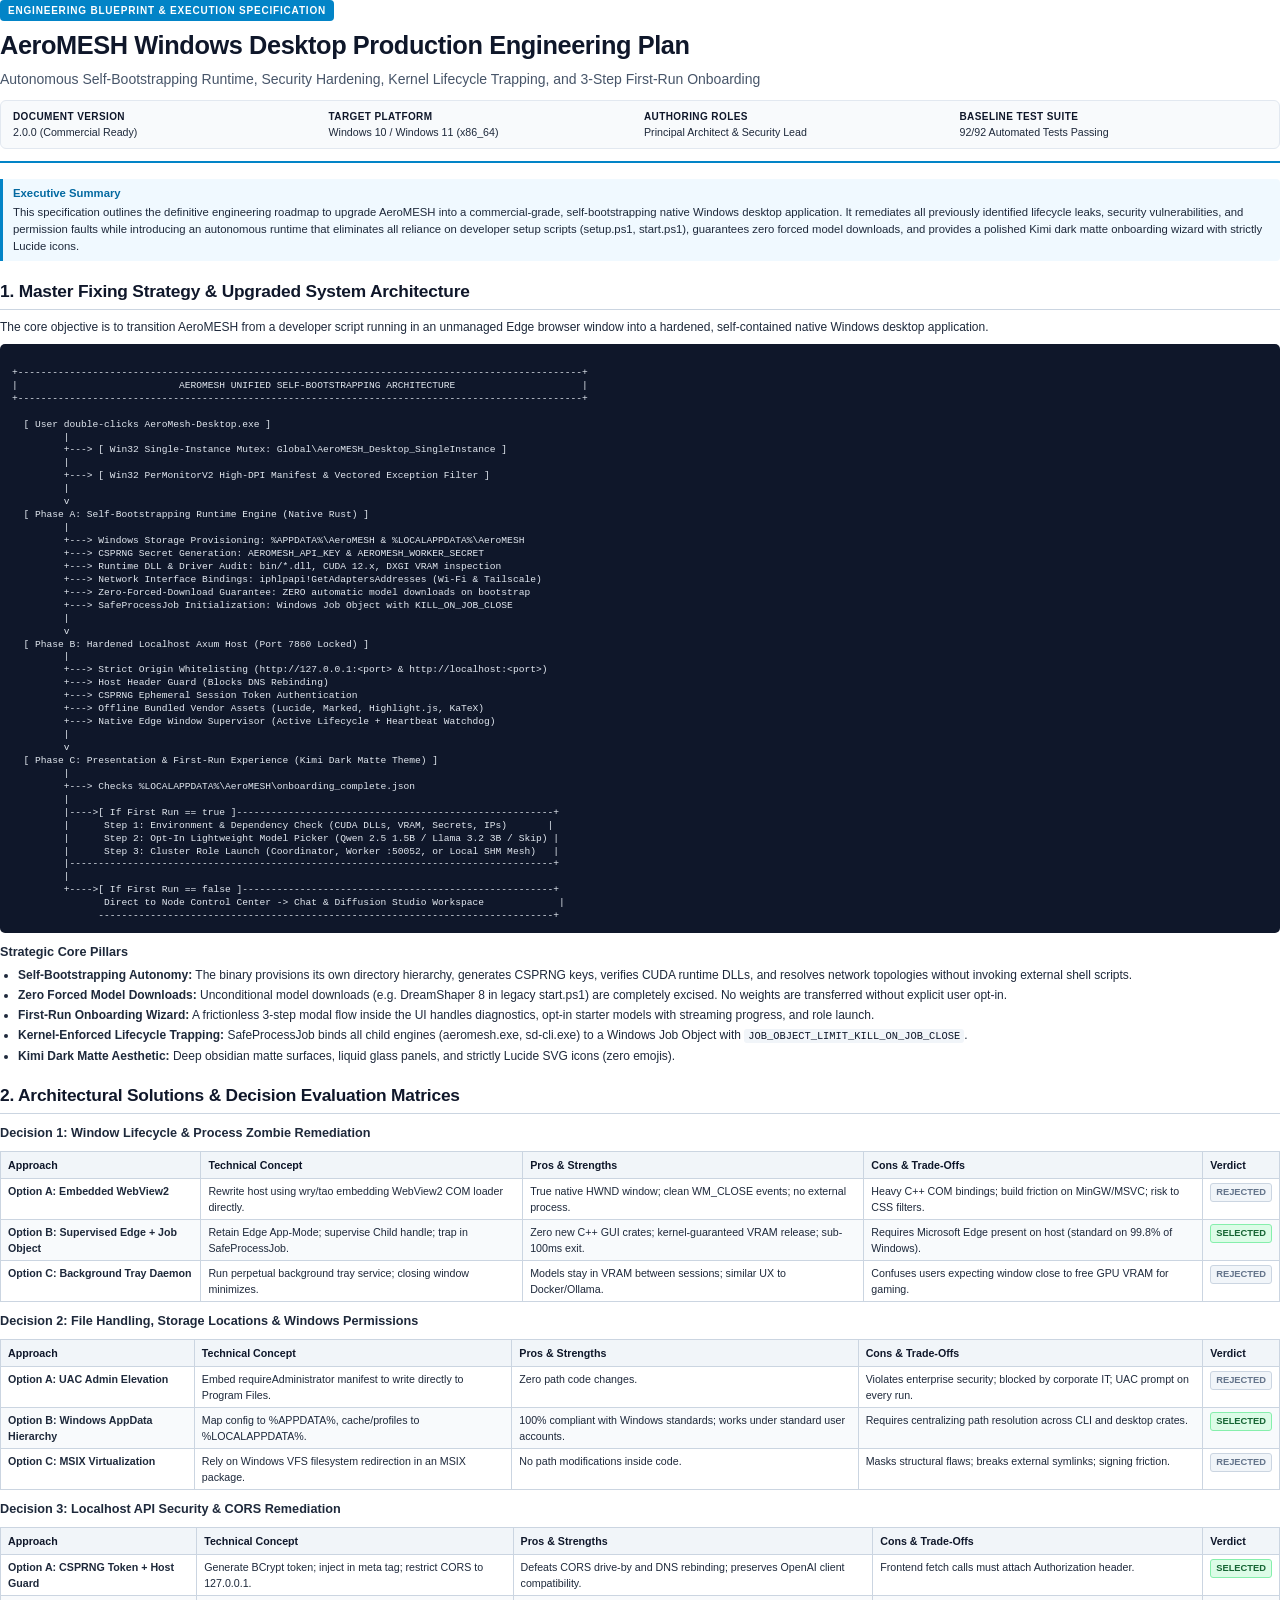
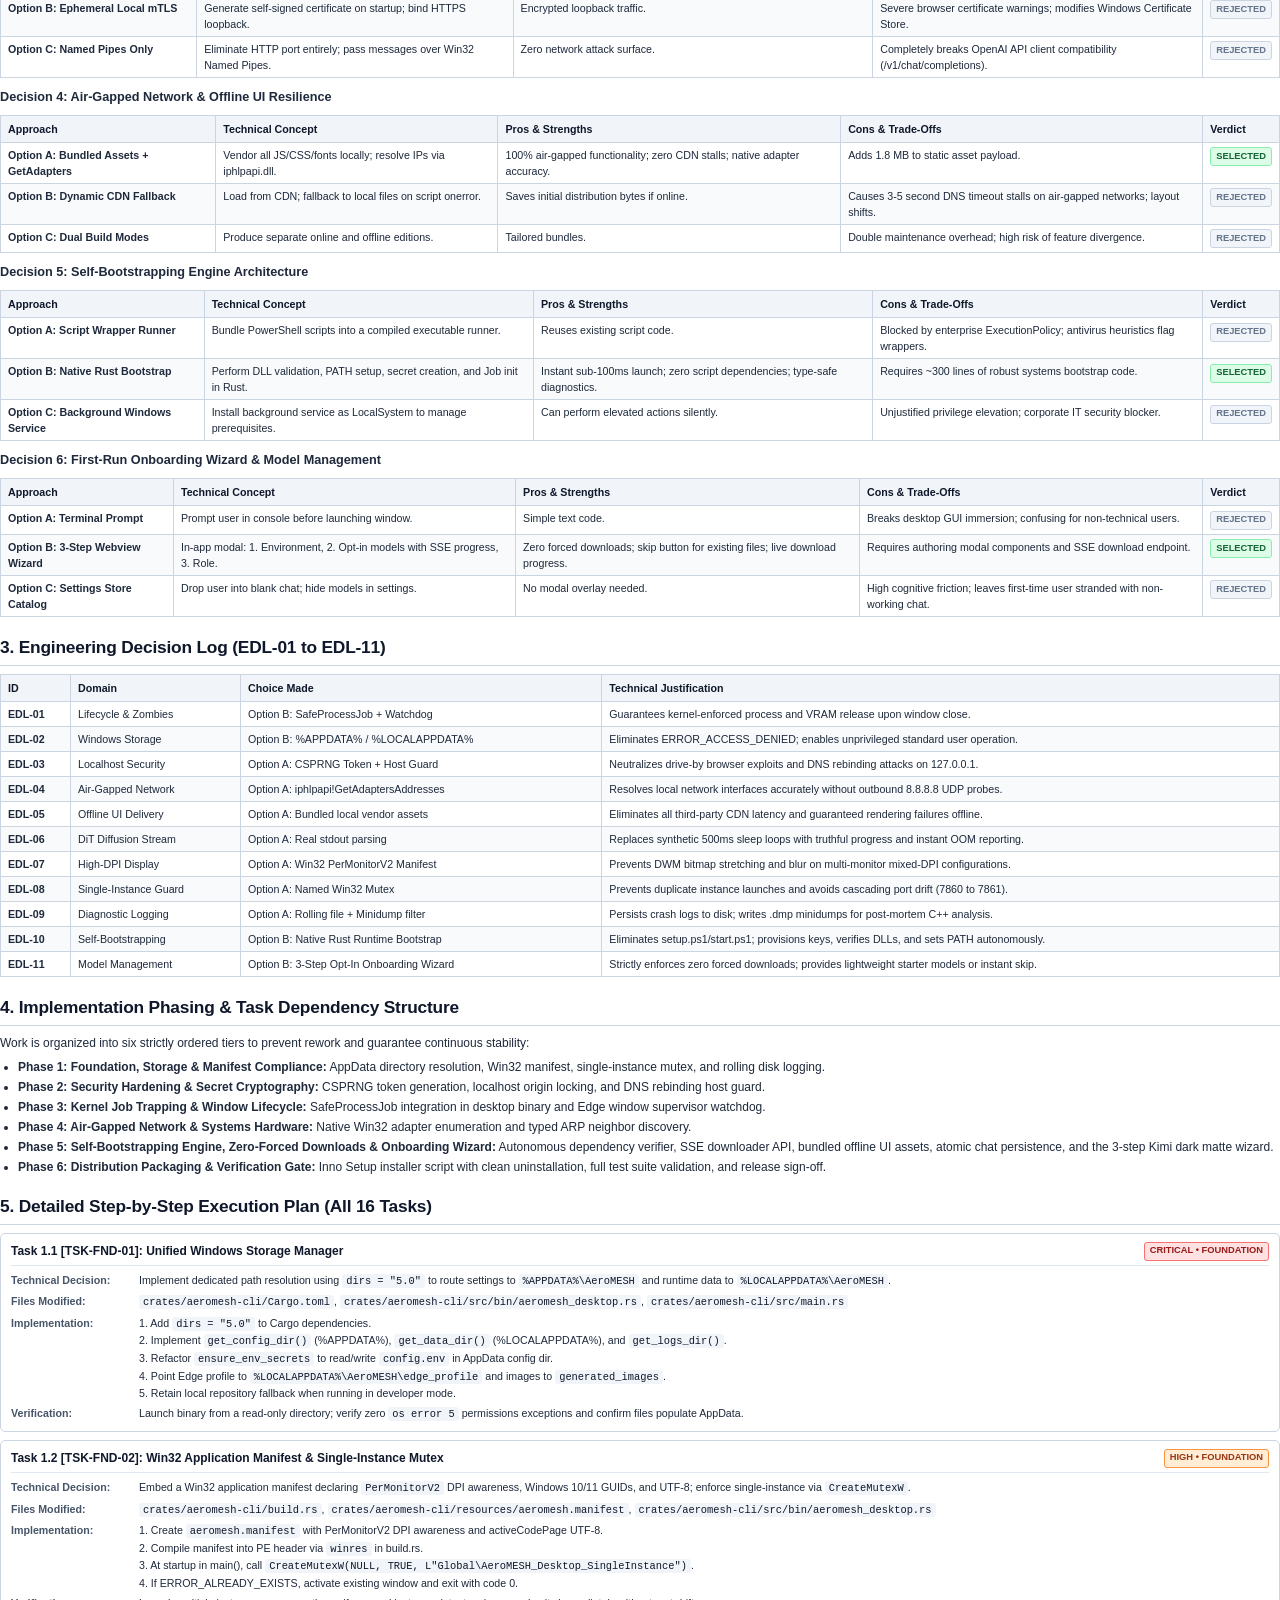
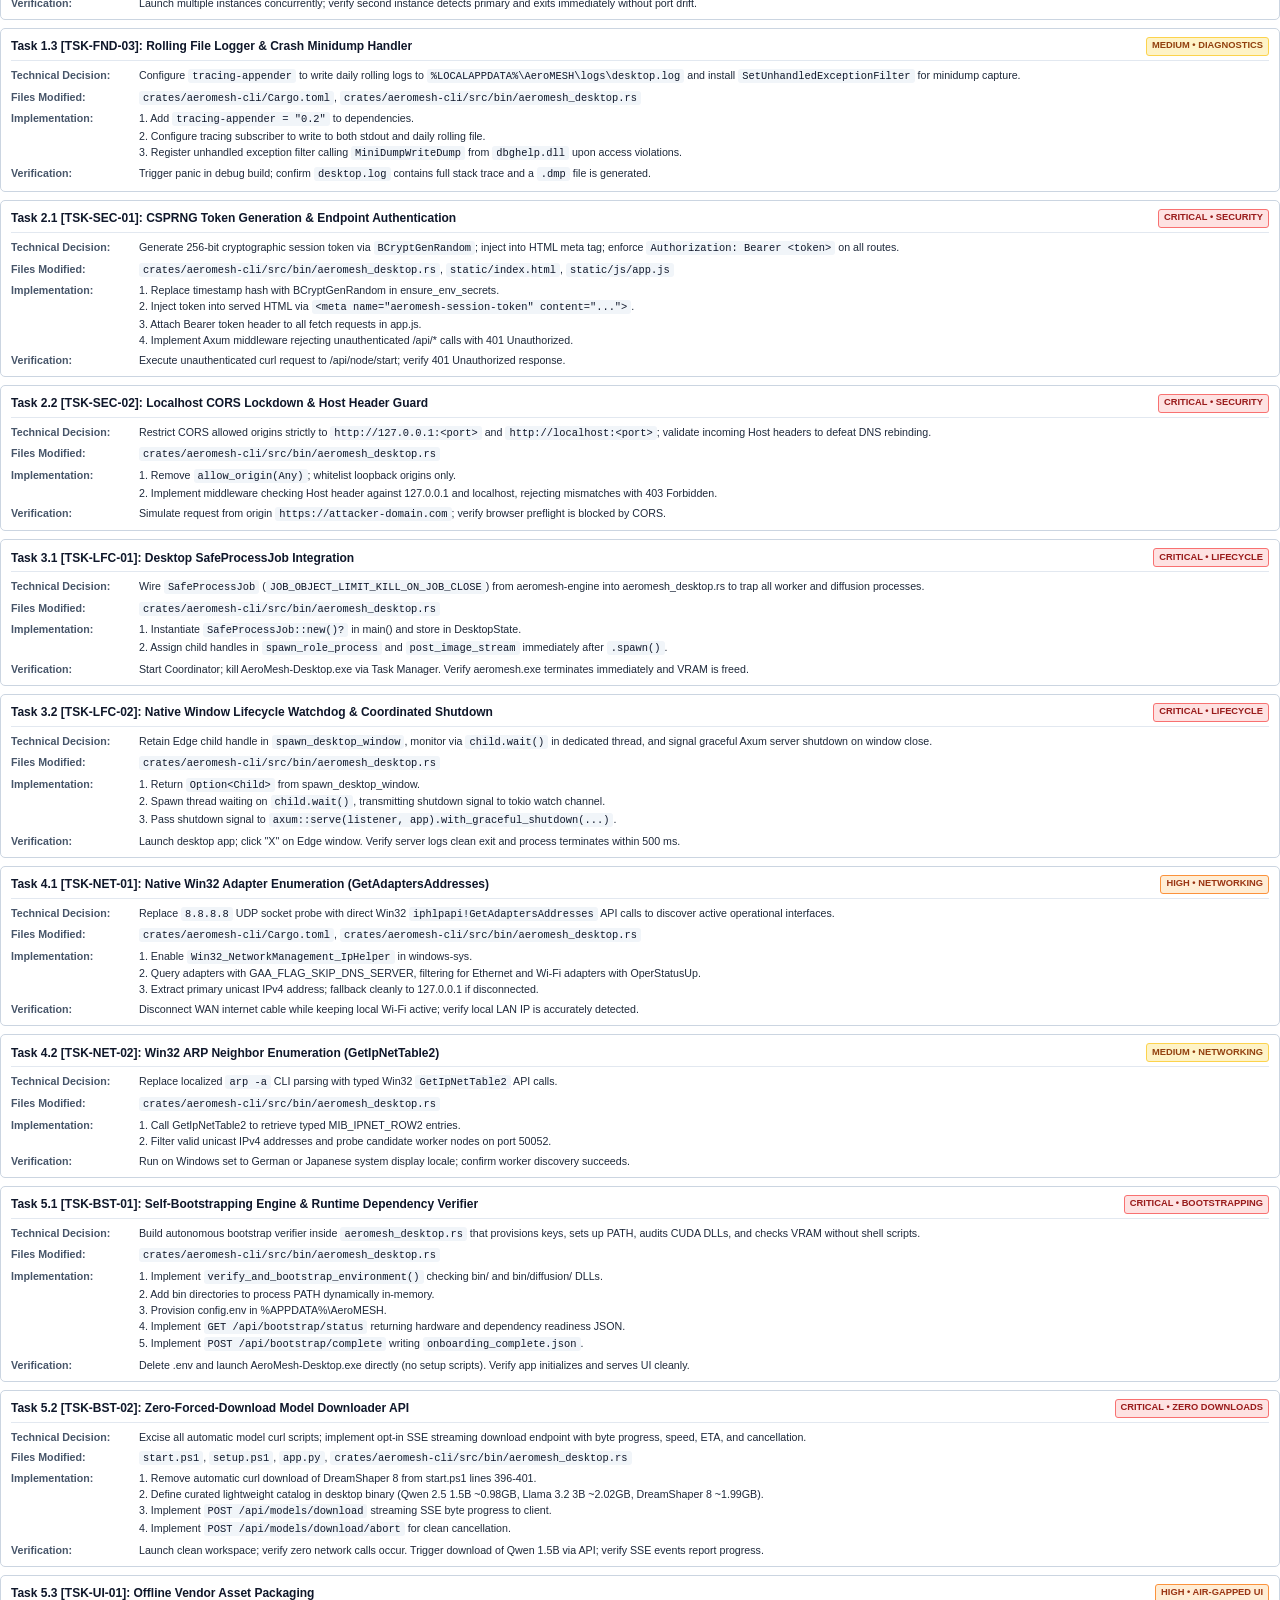
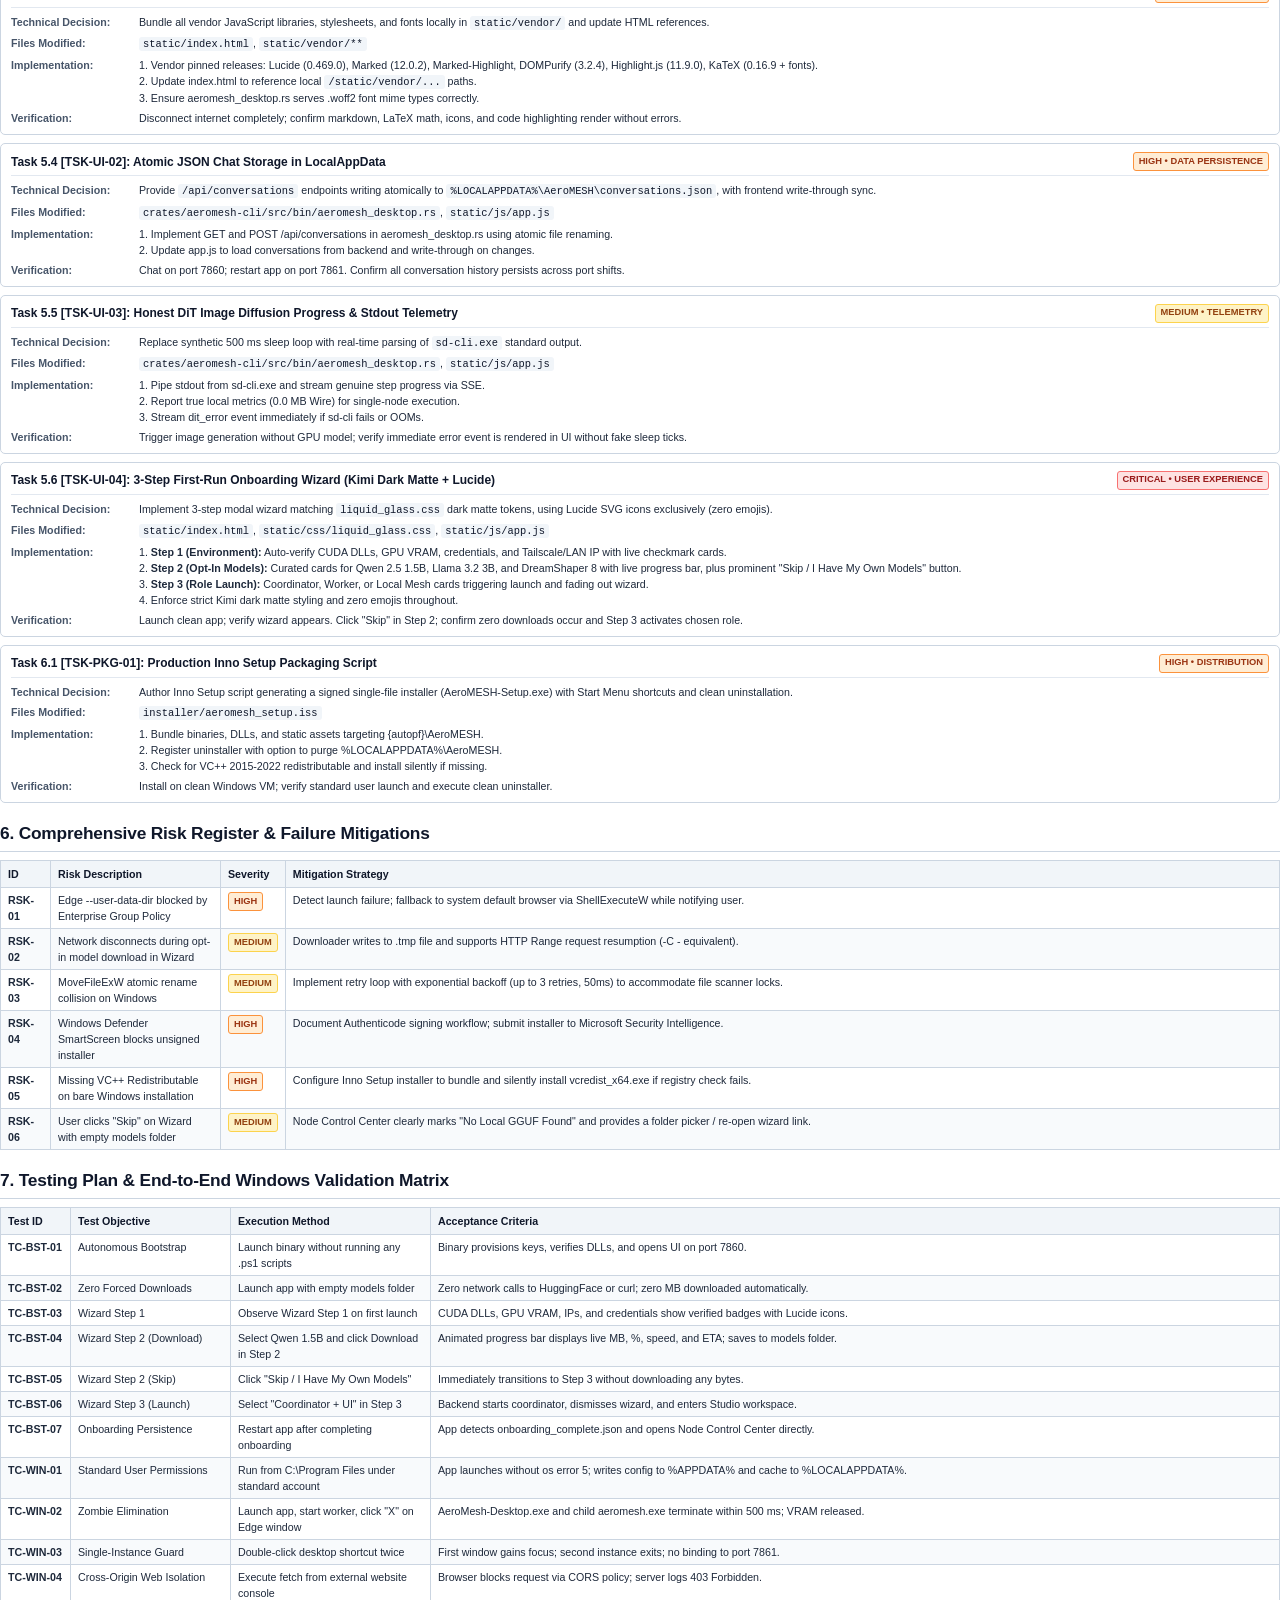
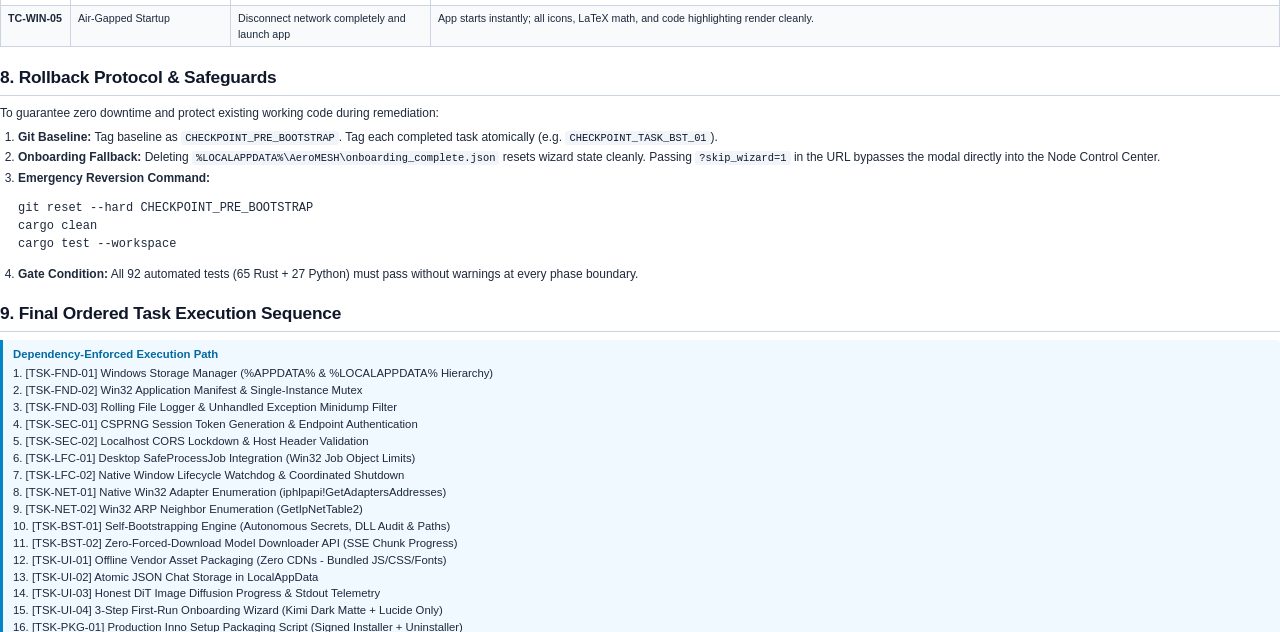
<file: AeroMESH_Windows_Desktop_Production_Plan.html>
<!DOCTYPE html>
<html lang="en">
<head>
<meta charset="UTF-8">
<title>AeroMESH Windows Desktop Production Engineering Plan v2.0</title>
<style>
  @page {
    size: A4;
    margin: 15mm 12mm 15mm 12mm;
    @bottom-right {
      content: "Page " counter(page);
      font-size: 8pt;
      font-family: -apple-system, BlinkMacSystemFont, "Segoe UI", Roboto, sans-serif;
      color: #64748b;
    }
    @bottom-left {
      content: "AeroMESH Desktop Architecture • Production Engineering Plan v2.0";
      font-size: 8pt;
      font-family: -apple-system, BlinkMacSystemFont, "Segoe UI", Roboto, sans-serif;
      color: #64748b;
    }
  }

  *, *:before, *:after {
    box-sizing: border-box;
  }

  body {
    font-family: -apple-system, BlinkMacSystemFont, "Segoe UI", Roboto, "Helvetica Neue", Arial, sans-serif;
    color: #1e293b;
    line-height: 1.5;
    font-size: 9pt;
    background: #ffffff;
    margin: 0;
    padding: 0;
  }

  /* Cover & Headers */
  .doc-header {
    border-bottom: 2px solid #0284c7;
    padding-bottom: 12px;
    margin-bottom: 16px;
  }
  .doc-badge {
    display: inline-block;
    background: #0284c7;
    color: #ffffff;
    font-size: 7.5pt;
    font-weight: 700;
    text-transform: uppercase;
    letter-spacing: 0.8px;
    padding: 3px 8px;
    border-radius: 4px;
    margin-bottom: 6px;
  }
  .doc-title {
    font-size: 19pt;
    font-weight: 800;
    color: #0f172a;
    margin: 0 0 4px 0;
    letter-spacing: -0.4px;
  }
  .doc-subtitle {
    font-size: 10.5pt;
    color: #475569;
    margin: 0 0 10px 0;
    font-weight: 400;
  }
  .meta-grid {
    display: grid;
    grid-template-columns: repeat(4, 1fr);
    gap: 8px;
    background: #f8fafc;
    border: 1px solid #e2e8f0;
    border-radius: 6px;
    padding: 8px 12px;
    font-size: 8pt;
  }
  .meta-item strong {
    color: #0f172a;
    display: block;
    font-size: 7.5pt;
    text-transform: uppercase;
    letter-spacing: 0.4px;
  }

  /* Section Typography */
  h1 {
    font-size: 13pt;
    font-weight: 700;
    color: #0f172a;
    border-bottom: 1.5px solid #cbd5e1;
    padding-bottom: 4px;
    margin-top: 18px;
    margin-bottom: 8px;
    letter-spacing: -0.2px;
  }
  h2 {
    font-size: 10.5pt;
    font-weight: 700;
    color: #0369a1;
    margin-top: 14px;
    margin-bottom: 6px;
  }
  h3 {
    font-size: 9.5pt;
    font-weight: 600;
    color: #1e293b;
    margin-top: 10px;
    margin-bottom: 4px;
  }
  p {
    margin: 0 0 6px 0;
  }

  /* Tables */
  table {
    width: 100%;
    border-collapse: collapse;
    margin: 8px 0;
    font-size: 8pt;
    page-break-inside: avoid;
  }
  th {
    background: #f1f5f9;
    color: #0f172a;
    font-weight: 600;
    text-align: left;
    padding: 5px 7px;
    border: 1px solid #cbd5e1;
  }
  td {
    padding: 4px 7px;
    border: 1px solid #cbd5e1;
    vertical-align: top;
  }
  tr:nth-child(even) td {
    background-color: #f8fafc;
  }

  /* Badges & Tags */
  .badge {
    display: inline-block;
    padding: 1.5px 5px;
    border-radius: 3px;
    font-size: 7pt;
    font-weight: 700;
    text-transform: uppercase;
  }
  .badge-critical { background: #fee2e2; color: #991b1b; border: 1px solid #f87171; }
  .badge-high { background: #ffedd5; color: #9a3412; border: 1px solid #fb923c; }
  .badge-medium { background: #fef3c7; color: #92400e; border: 1px solid #fcd34d; }
  .badge-selected { background: #dcfce7; color: #166534; border: 1px solid #86efac; font-weight: 700; }
  .badge-rejected { background: #f1f5f9; color: #64748b; border: 1px solid #cbd5e1; }

  /* Callout & Architecture Diagram */
  .arch-box {
    background: #0f172a;
    color: #e2e8f0;
    font-family: "Cascadia Code", "Consolas", monospace;
    font-size: 7.2pt;
    line-height: 1.35;
    padding: 10px 12px;
    border-radius: 5px;
    margin: 8px 0;
    white-space: pre;
    page-break-inside: avoid;
    overflow-x: hidden;
  }
  .callout {
    border-left: 3px solid #0284c7;
    background: #f0f9ff;
    padding: 6px 10px;
    margin: 6px 0;
    border-radius: 0 4px 4px 0;
    font-size: 8.5pt;
  }
  .callout-title {
    font-weight: 700;
    color: #0369a1;
    margin-bottom: 2px;
  }

  /* Cards & Tasks */
  .task-card {
    border: 1px solid #cbd5e1;
    border-radius: 5px;
    padding: 8px 10px;
    margin: 8px 0;
    background: #ffffff;
    page-break-inside: avoid;
  }
  .task-header {
    display: flex;
    justify-content: space-between;
    align-items: center;
    border-bottom: 1px solid #e2e8f0;
    padding-bottom: 4px;
    margin-bottom: 6px;
  }
  .task-title {
    font-size: 9pt;
    font-weight: 700;
    color: #0f172a;
  }
  .task-grid {
    display: grid;
    grid-template-columns: 120px 1fr;
    gap: 4px 8px;
    font-size: 8pt;
  }
  .task-label {
    font-weight: 600;
    color: #475569;
  }

  ul, ol {
    margin: 3px 0 6px 18px;
    padding: 0;
  }
  li {
    margin-bottom: 2px;
  }

  .page-break {
    page-break-before: always;
  }

  code {
    font-family: "Cascadia Code", "Consolas", monospace;
    background: #f1f5f9;
    color: #0f172a;
    padding: 1px 4px;
    border-radius: 3px;
    font-size: 7.8pt;
  }
</style>
</head>
<body>

<!-- Header / Cover Meta -->
<div class="doc-header">
  <div class="doc-badge">Engineering Blueprint & Execution Specification</div>
  <div class="doc-title">AeroMESH Windows Desktop Production Engineering Plan</div>
  <div class="doc-subtitle">Autonomous Self-Bootstrapping Runtime, Security Hardening, Kernel Lifecycle Trapping, and 3-Step First-Run Onboarding</div>
  <div class="meta-grid">
    <div class="meta-item"><strong>Document Version</strong>2.0.0 (Commercial Ready)</div>
    <div class="meta-item"><strong>Target Platform</strong>Windows 10 / Windows 11 (x86_64)</div>
    <div class="meta-item"><strong>Authoring Roles</strong>Principal Architect & Security Lead</div>
    <div class="meta-item"><strong>Baseline Test Suite</strong>92/92 Automated Tests Passing</div>
  </div>
</div>

<div class="callout">
  <div class="callout-title">Executive Summary</div>
  This specification outlines the definitive engineering roadmap to upgrade AeroMESH into a commercial-grade, self-bootstrapping native Windows desktop application. It remediates all previously identified lifecycle leaks, security vulnerabilities, and permission faults while introducing an autonomous runtime that eliminates all reliance on developer setup scripts (setup.ps1, start.ps1), guarantees zero forced model downloads, and provides a polished Kimi dark matte onboarding wizard with strictly Lucide icons.
</div>

<!-- Section 1 -->
<h1>1. Master Fixing Strategy & Upgraded System Architecture</h1>
<p>The core objective is to transition AeroMESH from a developer script running in an unmanaged Edge browser window into a hardened, self-contained native Windows desktop application.</p>

<div class="arch-box">
+--------------------------------------------------------------------------------------------------+
|                            AEROMESH UNIFIED SELF-BOOTSTRAPPING ARCHITECTURE                      |
+--------------------------------------------------------------------------------------------------+

  [ User double-clicks AeroMesh-Desktop.exe ]
         |
         +---> [ Win32 Single-Instance Mutex: Global\AeroMESH_Desktop_SingleInstance ]
         |
         +---> [ Win32 PerMonitorV2 High-DPI Manifest & Vectored Exception Filter ]
         |
         v
  [ Phase A: Self-Bootstrapping Runtime Engine (Native Rust) ]
         |
         +---> Windows Storage Provisioning: %APPDATA%\AeroMESH & %LOCALAPPDATA%\AeroMESH
         +---> CSPRNG Secret Generation: AEROMESH_API_KEY & AEROMESH_WORKER_SECRET
         +---> Runtime DLL & Driver Audit: bin/*.dll, CUDA 12.x, DXGI VRAM inspection
         +---> Network Interface Bindings: iphlpapi!GetAdaptersAddresses (Wi-Fi & Tailscale)
         +---> Zero-Forced-Download Guarantee: ZERO automatic model downloads on bootstrap
         +---> SafeProcessJob Initialization: Windows Job Object with KILL_ON_JOB_CLOSE
         |
         v
  [ Phase B: Hardened Localhost Axum Host (Port 7860 Locked) ]
         |
         +---> Strict Origin Whitelisting (http://127.0.0.1:&lt;port&gt; & http://localhost:&lt;port&gt;)
         +---> Host Header Guard (Blocks DNS Rebinding)
         +---> CSPRNG Ephemeral Session Token Authentication
         +---> Offline Bundled Vendor Assets (Lucide, Marked, Highlight.js, KaTeX)
         +---> Native Edge Window Supervisor (Active Lifecycle + Heartbeat Watchdog)
         |
         v
  [ Phase C: Presentation & First-Run Experience (Kimi Dark Matte Theme) ]
         |
         +---> Checks %LOCALAPPDATA%\AeroMESH\onboarding_complete.json
         |
         |---->[ If First Run == true ]-------------------------------------------------------+
         |      Step 1: Environment & Dependency Check (CUDA DLLs, VRAM, Secrets, IPs)       |
         |      Step 2: Opt-In Lightweight Model Picker (Qwen 2.5 1.5B / Llama 3.2 3B / Skip) |
         |      Step 3: Cluster Role Launch (Coordinator, Worker :50052, or Local SHM Mesh)   |
         |------------------------------------------------------------------------------------+
         |
         +---->[ If First Run == false ]------------------------------------------------------+
                Direct to Node Control Center -&gt; Chat & Diffusion Studio Workspace             |
               -------------------------------------------------------------------------------+
</div>

<h3>Strategic Core Pillars</h3>
<ul>
  <li><strong>Self-Bootstrapping Autonomy:</strong> The binary provisions its own directory hierarchy, generates CSPRNG keys, verifies CUDA runtime DLLs, and resolves network topologies without invoking external shell scripts.</li>
  <li><strong>Zero Forced Model Downloads:</strong> Unconditional model downloads (e.g. DreamShaper 8 in legacy start.ps1) are completely excised. No weights are transferred without explicit user opt-in.</li>
  <li><strong>First-Run Onboarding Wizard:</strong> A frictionless 3-step modal flow inside the UI handles diagnostics, opt-in starter models with streaming progress, and role launch.</li>
  <li><strong>Kernel-Enforced Lifecycle Trapping:</strong> SafeProcessJob binds all child engines (aeromesh.exe, sd-cli.exe) to a Windows Job Object with <code>JOB_OBJECT_LIMIT_KILL_ON_JOB_CLOSE</code>.</li>
  <li><strong>Kimi Dark Matte Aesthetic:</strong> Deep obsidian matte surfaces, liquid glass panels, and strictly Lucide SVG icons (zero emojis).</li>
</ul>

<!-- Section 2 -->
<div class="page-break"></div>
<h1>2. Architectural Solutions & Decision Evaluation Matrices</h1>

<h3>Decision 1: Window Lifecycle & Process Zombie Remediation</h3>
<table>
  <thead>
    <tr>
      <th>Approach</th>
      <th>Technical Concept</th>
      <th>Pros & Strengths</th>
      <th>Cons & Trade-Offs</th>
      <th>Verdict</th>
    </tr>
  </thead>
  <tbody>
    <tr>
      <td><strong>Option A: Embedded WebView2</strong></td>
      <td>Rewrite host using wry/tao embedding WebView2 COM loader directly.</td>
      <td>True native HWND window; clean WM_CLOSE events; no external process.</td>
      <td>Heavy C++ COM bindings; build friction on MinGW/MSVC; risk to CSS filters.</td>
      <td><span class="badge badge-rejected">Rejected</span></td>
    </tr>
    <tr>
      <td><strong>Option B: Supervised Edge + Job Object</strong></td>
      <td>Retain Edge App-Mode; supervise Child handle; trap in SafeProcessJob.</td>
      <td>Zero new C++ GUI crates; kernel-guaranteed VRAM release; sub-100ms exit.</td>
      <td>Requires Microsoft Edge present on host (standard on 99.8% of Windows).</td>
      <td><span class="badge badge-selected">Selected</span></td>
    </tr>
    <tr>
      <td><strong>Option C: Background Tray Daemon</strong></td>
      <td>Run perpetual background tray service; closing window minimizes.</td>
      <td>Models stay in VRAM between sessions; similar UX to Docker/Ollama.</td>
      <td>Confuses users expecting window close to free GPU VRAM for gaming.</td>
      <td><span class="badge badge-rejected">Rejected</span></td>
    </tr>
  </tbody>
</table>

<h3>Decision 2: File Handling, Storage Locations & Windows Permissions</h3>
<table>
  <thead>
    <tr>
      <th>Approach</th>
      <th>Technical Concept</th>
      <th>Pros & Strengths</th>
      <th>Cons & Trade-Offs</th>
      <th>Verdict</th>
    </tr>
  </thead>
  <tbody>
    <tr>
      <td><strong>Option A: UAC Admin Elevation</strong></td>
      <td>Embed requireAdministrator manifest to write directly to Program Files.</td>
      <td>Zero path code changes.</td>
      <td>Violates enterprise security; blocked by corporate IT; UAC prompt on every run.</td>
      <td><span class="badge badge-rejected">Rejected</span></td>
    </tr>
    <tr>
      <td><strong>Option B: Windows AppData Hierarchy</strong></td>
      <td>Map config to %APPDATA%, cache/profiles to %LOCALAPPDATA%.</td>
      <td>100% compliant with Windows standards; works under standard user accounts.</td>
      <td>Requires centralizing path resolution across CLI and desktop crates.</td>
      <td><span class="badge badge-selected">Selected</span></td>
    </tr>
    <tr>
      <td><strong>Option C: MSIX Virtualization</strong></td>
      <td>Rely on Windows VFS filesystem redirection in an MSIX package.</td>
      <td>No path modifications inside code.</td>
      <td>Masks structural flaws; breaks external symlinks; signing friction.</td>
      <td><span class="badge badge-rejected">Rejected</span></td>
    </tr>
  </tbody>
</table>

<h3>Decision 3: Localhost API Security & CORS Remediation</h3>
<table>
  <thead>
    <tr>
      <th>Approach</th>
      <th>Technical Concept</th>
      <th>Pros & Strengths</th>
      <th>Cons & Trade-Offs</th>
      <th>Verdict</th>
    </tr>
  </thead>
  <tbody>
    <tr>
      <td><strong>Option A: CSPRNG Token + Host Guard</strong></td>
      <td>Generate BCrypt token; inject in meta tag; restrict CORS to 127.0.0.1.</td>
      <td>Defeats CORS drive-by and DNS rebinding; preserves OpenAI client compatibility.</td>
      <td>Frontend fetch calls must attach Authorization header.</td>
      <td><span class="badge badge-selected">Selected</span></td>
    </tr>
    <tr>
      <td><strong>Option B: Ephemeral Local mTLS</strong></td>
      <td>Generate self-signed certificate on startup; bind HTTPS loopback.</td>
      <td>Encrypted loopback traffic.</td>
      <td>Severe browser certificate warnings; modifies Windows Certificate Store.</td>
      <td><span class="badge badge-rejected">Rejected</span></td>
    </tr>
    <tr>
      <td><strong>Option C: Named Pipes Only</strong></td>
      <td>Eliminate HTTP port entirely; pass messages over Win32 Named Pipes.</td>
      <td>Zero network attack surface.</td>
      <td>Completely breaks OpenAI API client compatibility (/v1/chat/completions).</td>
      <td><span class="badge badge-rejected">Rejected</span></td>
    </tr>
  </tbody>
</table>

<h3>Decision 4: Air-Gapped Network & Offline UI Resilience</h3>
<table>
  <thead>
    <tr>
      <th>Approach</th>
      <th>Technical Concept</th>
      <th>Pros & Strengths</th>
      <th>Cons & Trade-Offs</th>
      <th>Verdict</th>
    </tr>
  </thead>
  <tbody>
    <tr>
      <td><strong>Option A: Bundled Assets + GetAdapters</strong></td>
      <td>Vendor all JS/CSS/fonts locally; resolve IPs via iphlpapi.dll.</td>
      <td>100% air-gapped functionality; zero CDN stalls; native adapter accuracy.</td>
      <td>Adds 1.8 MB to static asset payload.</td>
      <td><span class="badge badge-selected">Selected</span></td>
    </tr>
    <tr>
      <td><strong>Option B: Dynamic CDN Fallback</strong></td>
      <td>Load from CDN; fallback to local files on script onerror.</td>
      <td>Saves initial distribution bytes if online.</td>
      <td>Causes 3-5 second DNS timeout stalls on air-gapped networks; layout shifts.</td>
      <td><span class="badge badge-rejected">Rejected</span></td>
    </tr>
    <tr>
      <td><strong>Option C: Dual Build Modes</strong></td>
      <td>Produce separate online and offline editions.</td>
      <td>Tailored bundles.</td>
      <td>Double maintenance overhead; high risk of feature divergence.</td>
      <td><span class="badge badge-rejected">Rejected</span></td>
    </tr>
  </tbody>
</table>

<h3>Decision 5: Self-Bootstrapping Engine Architecture</h3>
<table>
  <thead>
    <tr>
      <th>Approach</th>
      <th>Technical Concept</th>
      <th>Pros & Strengths</th>
      <th>Cons & Trade-Offs</th>
      <th>Verdict</th>
    </tr>
  </thead>
  <tbody>
    <tr>
      <td><strong>Option A: Script Wrapper Runner</strong></td>
      <td>Bundle PowerShell scripts into a compiled executable runner.</td>
      <td>Reuses existing script code.</td>
      <td>Blocked by enterprise ExecutionPolicy; antivirus heuristics flag wrappers.</td>
      <td><span class="badge badge-rejected">Rejected</span></td>
    </tr>
    <tr>
      <td><strong>Option B: Native Rust Bootstrap</strong></td>
      <td>Perform DLL validation, PATH setup, secret creation, and Job init in Rust.</td>
      <td>Instant sub-100ms launch; zero script dependencies; type-safe diagnostics.</td>
      <td>Requires ~300 lines of robust systems bootstrap code.</td>
      <td><span class="badge badge-selected">Selected</span></td>
    </tr>
    <tr>
      <td><strong>Option C: Background Windows Service</strong></td>
      <td>Install background service as LocalSystem to manage prerequisites.</td>
      <td>Can perform elevated actions silently.</td>
      <td>Unjustified privilege elevation; corporate IT security blocker.</td>
      <td><span class="badge badge-rejected">Rejected</span></td>
    </tr>
  </tbody>
</table>

<h3>Decision 6: First-Run Onboarding Wizard & Model Management</h3>
<table>
  <thead>
    <tr>
      <th>Approach</th>
      <th>Technical Concept</th>
      <th>Pros & Strengths</th>
      <th>Cons & Trade-Offs</th>
      <th>Verdict</th>
    </tr>
  </thead>
  <tbody>
    <tr>
      <td><strong>Option A: Terminal Prompt</strong></td>
      <td>Prompt user in console before launching window.</td>
      <td>Simple text code.</td>
      <td>Breaks desktop GUI immersion; confusing for non-technical users.</td>
      <td><span class="badge badge-rejected">Rejected</span></td>
    </tr>
    <tr>
      <td><strong>Option B: 3-Step Webview Wizard</strong></td>
      <td>In-app modal: 1. Environment, 2. Opt-in models with SSE progress, 3. Role.</td>
      <td>Zero forced downloads; skip button for existing files; live download progress.</td>
      <td>Requires authoring modal components and SSE download endpoint.</td>
      <td><span class="badge badge-selected">Selected</span></td>
    </tr>
    <tr>
      <td><strong>Option C: Settings Store Catalog</strong></td>
      <td>Drop user into blank chat; hide models in settings.</td>
      <td>No modal overlay needed.</td>
      <td>High cognitive friction; leaves first-time user stranded with non-working chat.</td>
      <td><span class="badge badge-rejected">Rejected</span></td>
    </tr>
  </tbody>
</table>

<!-- Section 3 -->
<div class="page-break"></div>
<h1>3. Engineering Decision Log (EDL-01 to EDL-11)</h1>
<table>
  <thead>
    <tr>
      <th style="width: 70px;">ID</th>
      <th style="width: 170px;">Domain</th>
      <th>Choice Made</th>
      <th>Technical Justification</th>
    </tr>
  </thead>
  <tbody>
    <tr>
      <td><strong>EDL-01</strong></td>
      <td>Lifecycle & Zombies</td>
      <td>Option B: SafeProcessJob + Watchdog</td>
      <td>Guarantees kernel-enforced process and VRAM release upon window close.</td>
    </tr>
    <tr>
      <td><strong>EDL-02</strong></td>
      <td>Windows Storage</td>
      <td>Option B: %APPDATA% / %LOCALAPPDATA%</td>
      <td>Eliminates ERROR_ACCESS_DENIED; enables unprivileged standard user operation.</td>
    </tr>
    <tr>
      <td><strong>EDL-03</strong></td>
      <td>Localhost Security</td>
      <td>Option A: CSPRNG Token + Host Guard</td>
      <td>Neutralizes drive-by browser exploits and DNS rebinding attacks on 127.0.0.1.</td>
    </tr>
    <tr>
      <td><strong>EDL-04</strong></td>
      <td>Air-Gapped Network</td>
      <td>Option A: iphlpapi!GetAdaptersAddresses</td>
      <td>Resolves local network interfaces accurately without outbound 8.8.8.8 UDP probes.</td>
    </tr>
    <tr>
      <td><strong>EDL-05</strong></td>
      <td>Offline UI Delivery</td>
      <td>Option A: Bundled local vendor assets</td>
      <td>Eliminates all third-party CDN latency and guaranteed rendering failures offline.</td>
    </tr>
    <tr>
      <td><strong>EDL-06</strong></td>
      <td>DiT Diffusion Stream</td>
      <td>Option A: Real stdout parsing</td>
      <td>Replaces synthetic 500ms sleep loops with truthful progress and instant OOM reporting.</td>
    </tr>
    <tr>
      <td><strong>EDL-07</strong></td>
      <td>High-DPI Display</td>
      <td>Option A: Win32 PerMonitorV2 Manifest</td>
      <td>Prevents DWM bitmap stretching and blur on multi-monitor mixed-DPI configurations.</td>
    </tr>
    <tr>
      <td><strong>EDL-08</strong></td>
      <td>Single-Instance Guard</td>
      <td>Option A: Named Win32 Mutex</td>
      <td>Prevents duplicate instance launches and avoids cascading port drift (7860 to 7861).</td>
    </tr>
    <tr>
      <td><strong>EDL-09</strong></td>
      <td>Diagnostic Logging</td>
      <td>Option A: Rolling file + Minidump filter</td>
      <td>Persists crash logs to disk; writes .dmp minidumps for post-mortem C++ analysis.</td>
    </tr>
    <tr>
      <td><strong>EDL-10</strong></td>
      <td>Self-Bootstrapping</td>
      <td>Option B: Native Rust Runtime Bootstrap</td>
      <td>Eliminates setup.ps1/start.ps1; provisions keys, verifies DLLs, and sets PATH autonomously.</td>
    </tr>
    <tr>
      <td><strong>EDL-11</strong></td>
      <td>Model Management</td>
      <td>Option B: 3-Step Opt-In Onboarding Wizard</td>
      <td>Strictly enforces zero forced downloads; provides lightweight starter models or instant skip.</td>
    </tr>
  </tbody>
</table>

<!-- Section 4 -->
<h1>4. Implementation Phasing & Task Dependency Structure</h1>
<p>Work is organized into six strictly ordered tiers to prevent rework and guarantee continuous stability:</p>
<ul>
  <li><strong>Phase 1: Foundation, Storage & Manifest Compliance:</strong> AppData directory resolution, Win32 manifest, single-instance mutex, and rolling disk logging.</li>
  <li><strong>Phase 2: Security Hardening & Secret Cryptography:</strong> CSPRNG token generation, localhost origin locking, and DNS rebinding host guard.</li>
  <li><strong>Phase 3: Kernel Job Trapping & Window Lifecycle:</strong> SafeProcessJob integration in desktop binary and Edge window supervisor watchdog.</li>
  <li><strong>Phase 4: Air-Gapped Network & Systems Hardware:</strong> Native Win32 adapter enumeration and typed ARP neighbor discovery.</li>
  <li><strong>Phase 5: Self-Bootstrapping Engine, Zero-Forced Downloads & Onboarding Wizard:</strong> Autonomous dependency verifier, SSE downloader API, bundled offline UI assets, atomic chat persistence, and the 3-step Kimi dark matte wizard.</li>
  <li><strong>Phase 6: Distribution Packaging & Verification Gate:</strong> Inno Setup installer script with clean uninstallation, full test suite validation, and release sign-off.</li>
</ul>

<!-- Section 5 -->
<div class="page-break"></div>
<h1>5. Detailed Step-by-Step Execution Plan (All 16 Tasks)</h1>

<!-- Task 1.1 -->
<div class="task-card">
  <div class="task-header">
    <span class="task-title">Task 1.1 [TSK-FND-01]: Unified Windows Storage Manager</span>
    <span class="badge badge-critical">Critical • Foundation</span>
  </div>
  <div class="task-grid">
    <div class="task-label">Technical Decision:</div>
    <div>Implement dedicated path resolution using <code>dirs = "5.0"</code> to route settings to <code>%APPDATA%\AeroMESH</code> and runtime data to <code>%LOCALAPPDATA%\AeroMESH</code>.</div>
    <div class="task-label">Files Modified:</div>
    <div><code>crates/aeromesh-cli/Cargo.toml</code>, <code>crates/aeromesh-cli/src/bin/aeromesh_desktop.rs</code>, <code>crates/aeromesh-cli/src/main.rs</code></div>
    <div class="task-label">Implementation:</div>
    <div>
      1. Add <code>dirs = "5.0"</code> to Cargo dependencies.<br>
      2. Implement <code>get_config_dir()</code> (%APPDATA%), <code>get_data_dir()</code> (%LOCALAPPDATA%), and <code>get_logs_dir()</code>.<br>
      3. Refactor <code>ensure_env_secrets</code> to read/write <code>config.env</code> in AppData config dir.<br>
      4. Point Edge profile to <code>%LOCALAPPDATA%\AeroMESH\edge_profile</code> and images to <code>generated_images</code>.<br>
      5. Retain local repository fallback when running in developer mode.
    </div>
    <div class="task-label">Verification:</div>
    <div>Launch binary from a read-only directory; verify zero <code>os error 5</code> permissions exceptions and confirm files populate AppData.</div>
  </div>
</div>

<!-- Task 1.2 -->
<div class="task-card">
  <div class="task-header">
    <span class="task-title">Task 1.2 [TSK-FND-02]: Win32 Application Manifest & Single-Instance Mutex</span>
    <span class="badge badge-high">High • Foundation</span>
  </div>
  <div class="task-grid">
    <div class="task-label">Technical Decision:</div>
    <div>Embed a Win32 application manifest declaring <code>PerMonitorV2</code> DPI awareness, Windows 10/11 GUIDs, and UTF-8; enforce single-instance via <code>CreateMutexW</code>.</div>
    <div class="task-label">Files Modified:</div>
    <div><code>crates/aeromesh-cli/build.rs</code>, <code>crates/aeromesh-cli/resources/aeromesh.manifest</code>, <code>crates/aeromesh-cli/src/bin/aeromesh_desktop.rs</code></div>
    <div class="task-label">Implementation:</div>
    <div>
      1. Create <code>aeromesh.manifest</code> with PerMonitorV2 DPI awareness and activeCodePage UTF-8.<br>
      2. Compile manifest into PE header via <code>winres</code> in build.rs.<br>
      3. At startup in main(), call <code>CreateMutexW(NULL, TRUE, L"Global\AeroMESH_Desktop_SingleInstance")</code>.<br>
      4. If ERROR_ALREADY_EXISTS, activate existing window and exit with code 0.
    </div>
    <div class="task-label">Verification:</div>
    <div>Launch multiple instances concurrently; verify second instance detects primary and exits immediately without port drift.</div>
  </div>
</div>

<!-- Task 1.3 -->
<div class="task-card">
  <div class="task-header">
    <span class="task-title">Task 1.3 [TSK-FND-03]: Rolling File Logger & Crash Minidump Handler</span>
    <span class="badge badge-medium">Medium • Diagnostics</span>
  </div>
  <div class="task-grid">
    <div class="task-label">Technical Decision:</div>
    <div>Configure <code>tracing-appender</code> to write daily rolling logs to <code>%LOCALAPPDATA%\AeroMESH\logs\desktop.log</code> and install <code>SetUnhandledExceptionFilter</code> for minidump capture.</div>
    <div class="task-label">Files Modified:</div>
    <div><code>crates/aeromesh-cli/Cargo.toml</code>, <code>crates/aeromesh-cli/src/bin/aeromesh_desktop.rs</code></div>
    <div class="task-label">Implementation:</div>
    <div>
      1. Add <code>tracing-appender = "0.2"</code> to dependencies.<br>
      2. Configure tracing subscriber to write to both stdout and daily rolling file.<br>
      3. Register unhandled exception filter calling <code>MiniDumpWriteDump</code> from <code>dbghelp.dll</code> upon access violations.
    </div>
    <div class="task-label">Verification:</div>
    <div>Trigger panic in debug build; confirm <code>desktop.log</code> contains full stack trace and a <code>.dmp</code> file is generated.</div>
  </div>
</div>

<!-- Task 2.1 -->
<div class="task-card">
  <div class="task-header">
    <span class="task-title">Task 2.1 [TSK-SEC-01]: CSPRNG Token Generation & Endpoint Authentication</span>
    <span class="badge badge-critical">Critical • Security</span>
  </div>
  <div class="task-grid">
    <div class="task-label">Technical Decision:</div>
    <div>Generate 256-bit cryptographic session token via <code>BCryptGenRandom</code>; inject into HTML meta tag; enforce <code>Authorization: Bearer &lt;token&gt;</code> on all routes.</div>
    <div class="task-label">Files Modified:</div>
    <div><code>crates/aeromesh-cli/src/bin/aeromesh_desktop.rs</code>, <code>static/index.html</code>, <code>static/js/app.js</code></div>
    <div class="task-label">Implementation:</div>
    <div>
      1. Replace timestamp hash with BCryptGenRandom in ensure_env_secrets.<br>
      2. Inject token into served HTML via <code>&lt;meta name="aeromesh-session-token" content="..."&gt;</code>.<br>
      3. Attach Bearer token header to all fetch requests in app.js.<br>
      4. Implement Axum middleware rejecting unauthenticated /api/* calls with 401 Unauthorized.
    </div>
    <div class="task-label">Verification:</div>
    <div>Execute unauthenticated curl request to /api/node/start; verify 401 Unauthorized response.</div>
  </div>
</div>

<!-- Task 2.2 -->
<div class="task-card">
  <div class="task-header">
    <span class="task-title">Task 2.2 [TSK-SEC-02]: Localhost CORS Lockdown & Host Header Guard</span>
    <span class="badge badge-critical">Critical • Security</span>
  </div>
  <div class="task-grid">
    <div class="task-label">Technical Decision:</div>
    <div>Restrict CORS allowed origins strictly to <code>http://127.0.0.1:&lt;port&gt;</code> and <code>http://localhost:&lt;port&gt;</code>; validate incoming Host headers to defeat DNS rebinding.</div>
    <div class="task-label">Files Modified:</div>
    <div><code>crates/aeromesh-cli/src/bin/aeromesh_desktop.rs</code></div>
    <div class="task-label">Implementation:</div>
    <div>
      1. Remove <code>allow_origin(Any)</code>; whitelist loopback origins only.<br>
      2. Implement middleware checking Host header against 127.0.0.1 and localhost, rejecting mismatches with 403 Forbidden.
    </div>
    <div class="task-label">Verification:</div>
    <div>Simulate request from origin <code>https://attacker-domain.com</code>; verify browser preflight is blocked by CORS.</div>
  </div>
</div>

<!-- Task 3.1 -->
<div class="task-card">
  <div class="task-header">
    <span class="task-title">Task 3.1 [TSK-LFC-01]: Desktop SafeProcessJob Integration</span>
    <span class="badge badge-critical">Critical • Lifecycle</span>
  </div>
  <div class="task-grid">
    <div class="task-label">Technical Decision:</div>
    <div>Wire <code>SafeProcessJob</code> (<code>JOB_OBJECT_LIMIT_KILL_ON_JOB_CLOSE</code>) from aeromesh-engine into aeromesh_desktop.rs to trap all worker and diffusion processes.</div>
    <div class="task-label">Files Modified:</div>
    <div><code>crates/aeromesh-cli/src/bin/aeromesh_desktop.rs</code></div>
    <div class="task-label">Implementation:</div>
    <div>
      1. Instantiate <code>SafeProcessJob::new()?</code> in main() and store in DesktopState.<br>
      2. Assign child handles in <code>spawn_role_process</code> and <code>post_image_stream</code> immediately after <code>.spawn()</code>.
    </div>
    <div class="task-label">Verification:</div>
    <div>Start Coordinator; kill AeroMesh-Desktop.exe via Task Manager. Verify aeromesh.exe terminates immediately and VRAM is freed.</div>
  </div>
</div>

<!-- Task 3.2 -->
<div class="task-card">
  <div class="task-header">
    <span class="task-title">Task 3.2 [TSK-LFC-02]: Native Window Lifecycle Watchdog & Coordinated Shutdown</span>
    <span class="badge badge-critical">Critical • Lifecycle</span>
  </div>
  <div class="task-grid">
    <div class="task-label">Technical Decision:</div>
    <div>Retain Edge child handle in <code>spawn_desktop_window</code>, monitor via <code>child.wait()</code> in dedicated thread, and signal graceful Axum server shutdown on window close.</div>
    <div class="task-label">Files Modified:</div>
    <div><code>crates/aeromesh-cli/src/bin/aeromesh_desktop.rs</code></div>
    <div class="task-label">Implementation:</div>
    <div>
      1. Return <code>Option&lt;Child&gt;</code> from spawn_desktop_window.<br>
      2. Spawn thread waiting on <code>child.wait()</code>, transmitting shutdown signal to tokio watch channel.<br>
      3. Pass shutdown signal to <code>axum::serve(listener, app).with_graceful_shutdown(...)</code>.
    </div>
    <div class="task-label">Verification:</div>
    <div>Launch desktop app; click "X" on Edge window. Verify server logs clean exit and process terminates within 500 ms.</div>
  </div>
</div>

<!-- Task 4.1 -->
<div class="task-card">
  <div class="task-header">
    <span class="task-title">Task 4.1 [TSK-NET-01]: Native Win32 Adapter Enumeration (GetAdaptersAddresses)</span>
    <span class="badge badge-high">High • Networking</span>
  </div>
  <div class="task-grid">
    <div class="task-label">Technical Decision:</div>
    <div>Replace <code>8.8.8.8</code> UDP socket probe with direct Win32 <code>iphlpapi!GetAdaptersAddresses</code> API calls to discover active operational interfaces.</div>
    <div class="task-label">Files Modified:</div>
    <div><code>crates/aeromesh-cli/Cargo.toml</code>, <code>crates/aeromesh-cli/src/bin/aeromesh_desktop.rs</code></div>
    <div class="task-label">Implementation:</div>
    <div>
      1. Enable <code>Win32_NetworkManagement_IpHelper</code> in windows-sys.<br>
      2. Query adapters with GAA_FLAG_SKIP_DNS_SERVER, filtering for Ethernet and Wi-Fi adapters with OperStatusUp.<br>
      3. Extract primary unicast IPv4 address; fallback cleanly to 127.0.0.1 if disconnected.
    </div>
    <div class="task-label">Verification:</div>
    <div>Disconnect WAN internet cable while keeping local Wi-Fi active; verify local LAN IP is accurately detected.</div>
  </div>
</div>

<!-- Task 4.2 -->
<div class="task-card">
  <div class="task-header">
    <span class="task-title">Task 4.2 [TSK-NET-02]: Win32 ARP Neighbor Enumeration (GetIpNetTable2)</span>
    <span class="badge badge-medium">Medium • Networking</span>
  </div>
  <div class="task-grid">
    <div class="task-label">Technical Decision:</div>
    <div>Replace localized <code>arp -a</code> CLI parsing with typed Win32 <code>GetIpNetTable2</code> API calls.</div>
    <div class="task-label">Files Modified:</div>
    <div><code>crates/aeromesh-cli/src/bin/aeromesh_desktop.rs</code></div>
    <div class="task-label">Implementation:</div>
    <div>
      1. Call GetIpNetTable2 to retrieve typed MIB_IPNET_ROW2 entries.<br>
      2. Filter valid unicast IPv4 addresses and probe candidate worker nodes on port 50052.
    </div>
    <div class="task-label">Verification:</div>
    <div>Run on Windows set to German or Japanese system display locale; confirm worker discovery succeeds.</div>
  </div>
</div>

<!-- Task 5.1 -->
<div class="task-card">
  <div class="task-header">
    <span class="task-title">Task 5.1 [TSK-BST-01]: Self-Bootstrapping Engine & Runtime Dependency Verifier</span>
    <span class="badge badge-critical">Critical • Bootstrapping</span>
  </div>
  <div class="task-grid">
    <div class="task-label">Technical Decision:</div>
    <div>Build autonomous bootstrap verifier inside <code>aeromesh_desktop.rs</code> that provisions keys, sets up PATH, audits CUDA DLLs, and checks VRAM without shell scripts.</div>
    <div class="task-label">Files Modified:</div>
    <div><code>crates/aeromesh-cli/src/bin/aeromesh_desktop.rs</code></div>
    <div class="task-label">Implementation:</div>
    <div>
      1. Implement <code>verify_and_bootstrap_environment()</code> checking bin/ and bin/diffusion/ DLLs.<br>
      2. Add bin directories to process PATH dynamically in-memory.<br>
      3. Provision config.env in %APPDATA%\AeroMESH.<br>
      4. Implement <code>GET /api/bootstrap/status</code> returning hardware and dependency readiness JSON.<br>
      5. Implement <code>POST /api/bootstrap/complete</code> writing <code>onboarding_complete.json</code>.
    </div>
    <div class="task-label">Verification:</div>
    <div>Delete .env and launch AeroMesh-Desktop.exe directly (no setup scripts). Verify app initializes and serves UI cleanly.</div>
  </div>
</div>

<!-- Task 5.2 -->
<div class="task-card">
  <div class="task-header">
    <span class="task-title">Task 5.2 [TSK-BST-02]: Zero-Forced-Download Model Downloader API</span>
    <span class="badge badge-critical">Critical • Zero Downloads</span>
  </div>
  <div class="task-grid">
    <div class="task-label">Technical Decision:</div>
    <div>Excise all automatic model curl scripts; implement opt-in SSE streaming download endpoint with byte progress, speed, ETA, and cancellation.</div>
    <div class="task-label">Files Modified:</div>
    <div><code>start.ps1</code>, <code>setup.ps1</code>, <code>app.py</code>, <code>crates/aeromesh-cli/src/bin/aeromesh_desktop.rs</code></div>
    <div class="task-label">Implementation:</div>
    <div>
      1. Remove automatic curl download of DreamShaper 8 from start.ps1 lines 396-401.<br>
      2. Define curated lightweight catalog in desktop binary (Qwen 2.5 1.5B ~0.98GB, Llama 3.2 3B ~2.02GB, DreamShaper 8 ~1.99GB).<br>
      3. Implement <code>POST /api/models/download</code> streaming SSE byte progress to client.<br>
      4. Implement <code>POST /api/models/download/abort</code> for clean cancellation.
    </div>
    <div class="task-label">Verification:</div>
    <div>Launch clean workspace; verify zero network calls occur. Trigger download of Qwen 1.5B via API; verify SSE events report progress.</div>
  </div>
</div>

<!-- Task 5.3 -->
<div class="task-card">
  <div class="task-header">
    <span class="task-title">Task 5.3 [TSK-UI-01]: Offline Vendor Asset Packaging</span>
    <span class="badge badge-high">High • Air-Gapped UI</span>
  </div>
  <div class="task-grid">
    <div class="task-label">Technical Decision:</div>
    <div>Bundle all vendor JavaScript libraries, stylesheets, and fonts locally in <code>static/vendor/</code> and update HTML references.</div>
    <div class="task-label">Files Modified:</div>
    <div><code>static/index.html</code>, <code>static/vendor/**</code></div>
    <div class="task-label">Implementation:</div>
    <div>
      1. Vendor pinned releases: Lucide (0.469.0), Marked (12.0.2), Marked-Highlight, DOMPurify (3.2.4), Highlight.js (11.9.0), KaTeX (0.16.9 + fonts).<br>
      2. Update index.html to reference local <code>/static/vendor/...</code> paths.<br>
      3. Ensure aeromesh_desktop.rs serves .woff2 font mime types correctly.
    </div>
    <div class="task-label">Verification:</div>
    <div>Disconnect internet completely; confirm markdown, LaTeX math, icons, and code highlighting render without errors.</div>
  </div>
</div>

<!-- Task 5.4 -->
<div class="task-card">
  <div class="task-header">
    <span class="task-title">Task 5.4 [TSK-UI-02]: Atomic JSON Chat Storage in LocalAppData</span>
    <span class="badge badge-high">High • Data Persistence</span>
  </div>
  <div class="task-grid">
    <div class="task-label">Technical Decision:</div>
    <div>Provide <code>/api/conversations</code> endpoints writing atomically to <code>%LOCALAPPDATA%\AeroMESH\conversations.json</code>, with frontend write-through sync.</div>
    <div class="task-label">Files Modified:</div>
    <div><code>crates/aeromesh-cli/src/bin/aeromesh_desktop.rs</code>, <code>static/js/app.js</code></div>
    <div class="task-label">Implementation:</div>
    <div>
      1. Implement GET and POST /api/conversations in aeromesh_desktop.rs using atomic file renaming.<br>
      2. Update app.js to load conversations from backend and write-through on changes.
    </div>
    <div class="task-label">Verification:</div>
    <div>Chat on port 7860; restart app on port 7861. Confirm all conversation history persists across port shifts.</div>
  </div>
</div>

<!-- Task 5.5 -->
<div class="task-card">
  <div class="task-header">
    <span class="task-title">Task 5.5 [TSK-UI-03]: Honest DiT Image Diffusion Progress & Stdout Telemetry</span>
    <span class="badge badge-medium">Medium • Telemetry</span>
  </div>
  <div class="task-grid">
    <div class="task-label">Technical Decision:</div>
    <div>Replace synthetic 500 ms sleep loop with real-time parsing of <code>sd-cli.exe</code> standard output.</div>
    <div class="task-label">Files Modified:</div>
    <div><code>crates/aeromesh-cli/src/bin/aeromesh_desktop.rs</code>, <code>static/js/app.js</code></div>
    <div class="task-label">Implementation:</div>
    <div>
      1. Pipe stdout from sd-cli.exe and stream genuine step progress via SSE.<br>
      2. Report true local metrics (0.0 MB Wire) for single-node execution.<br>
      3. Stream dit_error event immediately if sd-cli fails or OOMs.
    </div>
    <div class="task-label">Verification:</div>
    <div>Trigger image generation without GPU model; verify immediate error event is rendered in UI without fake sleep ticks.</div>
  </div>
</div>

<!-- Task 5.6 -->
<div class="task-card">
  <div class="task-header">
    <span class="task-title">Task 5.6 [TSK-UI-04]: 3-Step First-Run Onboarding Wizard (Kimi Dark Matte + Lucide)</span>
    <span class="badge badge-critical">Critical • User Experience</span>
  </div>
  <div class="task-grid">
    <div class="task-label">Technical Decision:</div>
    <div>Implement 3-step modal wizard matching <code>liquid_glass.css</code> dark matte tokens, using Lucide SVG icons exclusively (zero emojis).</div>
    <div class="task-label">Files Modified:</div>
    <div><code>static/index.html</code>, <code>static/css/liquid_glass.css</code>, <code>static/js/app.js</code></div>
    <div class="task-label">Implementation:</div>
    <div>
      1. <strong>Step 1 (Environment):</strong> Auto-verify CUDA DLLs, GPU VRAM, credentials, and Tailscale/LAN IP with live checkmark cards.<br>
      2. <strong>Step 2 (Opt-In Models):</strong> Curated cards for Qwen 2.5 1.5B, Llama 3.2 3B, and DreamShaper 8 with live progress bar, plus prominent "Skip / I Have My Own Models" button.<br>
      3. <strong>Step 3 (Role Launch):</strong> Coordinator, Worker, or Local Mesh cards triggering launch and fading out wizard.<br>
      4. Enforce strict Kimi dark matte styling and zero emojis throughout.
    </div>
    <div class="task-label">Verification:</div>
    <div>Launch clean app; verify wizard appears. Click "Skip" in Step 2; confirm zero downloads occur and Step 3 activates chosen role.</div>
  </div>
</div>

<!-- Task 6.1 -->
<div class="task-card">
  <div class="task-header">
    <span class="task-title">Task 6.1 [TSK-PKG-01]: Production Inno Setup Packaging Script</span>
    <span class="badge badge-high">High • Distribution</span>
  </div>
  <div class="task-grid">
    <div class="task-label">Technical Decision:</div>
    <div>Author Inno Setup script generating a signed single-file installer (AeroMESH-Setup.exe) with Start Menu shortcuts and clean uninstallation.</div>
    <div class="task-label">Files Modified:</div>
    <div><code>installer/aeromesh_setup.iss</code></div>
    <div class="task-label">Implementation:</div>
    <div>
      1. Bundle binaries, DLLs, and static assets targeting {autopf}\AeroMESH.<br>
      2. Register uninstaller with option to purge %LOCALAPPDATA%\AeroMESH.<br>
      3. Check for VC++ 2015-2022 redistributable and install silently if missing.
    </div>
    <div class="task-label">Verification:</div>
    <div>Install on clean Windows VM; verify standard user launch and execute clean uninstaller.</div>
  </div>
</div>

<!-- Section 6 -->
<div class="page-break"></div>
<h1>6. Comprehensive Risk Register & Failure Mitigations</h1>
<table>
  <thead>
    <tr>
      <th style="width: 50px;">ID</th>
      <th style="width: 170px;">Risk Description</th>
      <th style="width: 60px;">Severity</th>
      <th>Mitigation Strategy</th>
    </tr>
  </thead>
  <tbody>
    <tr>
      <td><strong>RSK-01</strong></td>
      <td>Edge --user-data-dir blocked by Enterprise Group Policy</td>
      <td><span class="badge badge-high">High</span></td>
      <td>Detect launch failure; fallback to system default browser via ShellExecuteW while notifying user.</td>
    </tr>
    <tr>
      <td><strong>RSK-02</strong></td>
      <td>Network disconnects during opt-in model download in Wizard</td>
      <td><span class="badge badge-medium">Medium</span></td>
      <td>Downloader writes to .tmp file and supports HTTP Range request resumption (-C - equivalent).</td>
    </tr>
    <tr>
      <td><strong>RSK-03</strong></td>
      <td>MoveFileExW atomic rename collision on Windows</td>
      <td><span class="badge badge-medium">Medium</span></td>
      <td>Implement retry loop with exponential backoff (up to 3 retries, 50ms) to accommodate file scanner locks.</td>
    </tr>
    <tr>
      <td><strong>RSK-04</strong></td>
      <td>Windows Defender SmartScreen blocks unsigned installer</td>
      <td><span class="badge badge-high">High</span></td>
      <td>Document Authenticode signing workflow; submit installer to Microsoft Security Intelligence.</td>
    </tr>
    <tr>
      <td><strong>RSK-05</strong></td>
      <td>Missing VC++ Redistributable on bare Windows installation</td>
      <td><span class="badge badge-high">High</span></td>
      <td>Configure Inno Setup installer to bundle and silently install vcredist_x64.exe if registry check fails.</td>
    </tr>
    <tr>
      <td><strong>RSK-06</strong></td>
      <td>User clicks "Skip" on Wizard with empty models folder</td>
      <td><span class="badge badge-medium">Medium</span></td>
      <td>Node Control Center clearly marks "No Local GGUF Found" and provides a folder picker / re-open wizard link.</td>
    </tr>
  </tbody>
</table>

<!-- Section 7 -->
<h1>7. Testing Plan & End-to-End Windows Validation Matrix</h1>
<table>
  <thead>
    <tr>
      <th style="width: 70px;">Test ID</th>
      <th style="width: 160px;">Test Objective</th>
      <th style="width: 200px;">Execution Method</th>
      <th>Acceptance Criteria</th>
    </tr>
  </thead>
  <tbody>
    <tr>
      <td><strong>TC-BST-01</strong></td>
      <td>Autonomous Bootstrap</td>
      <td>Launch binary without running any .ps1 scripts</td>
      <td>Binary provisions keys, verifies DLLs, and opens UI on port 7860.</td>
    </tr>
    <tr>
      <td><strong>TC-BST-02</strong></td>
      <td>Zero Forced Downloads</td>
      <td>Launch app with empty models folder</td>
      <td>Zero network calls to HuggingFace or curl; zero MB downloaded automatically.</td>
    </tr>
    <tr>
      <td><strong>TC-BST-03</strong></td>
      <td>Wizard Step 1</td>
      <td>Observe Wizard Step 1 on first launch</td>
      <td>CUDA DLLs, GPU VRAM, IPs, and credentials show verified badges with Lucide icons.</td>
    </tr>
    <tr>
      <td><strong>TC-BST-04</strong></td>
      <td>Wizard Step 2 (Download)</td>
      <td>Select Qwen 1.5B and click Download in Step 2</td>
      <td>Animated progress bar displays live MB, %, speed, and ETA; saves to models folder.</td>
    </tr>
    <tr>
      <td><strong>TC-BST-05</strong></td>
      <td>Wizard Step 2 (Skip)</td>
      <td>Click "Skip / I Have My Own Models"</td>
      <td>Immediately transitions to Step 3 without downloading any bytes.</td>
    </tr>
    <tr>
      <td><strong>TC-BST-06</strong></td>
      <td>Wizard Step 3 (Launch)</td>
      <td>Select "Coordinator + UI" in Step 3</td>
      <td>Backend starts coordinator, dismisses wizard, and enters Studio workspace.</td>
    </tr>
    <tr>
      <td><strong>TC-BST-07</strong></td>
      <td>Onboarding Persistence</td>
      <td>Restart app after completing onboarding</td>
      <td>App detects onboarding_complete.json and opens Node Control Center directly.</td>
    </tr>
    <tr>
      <td><strong>TC-WIN-01</strong></td>
      <td>Standard User Permissions</td>
      <td>Run from C:\Program Files under standard account</td>
      <td>App launches without os error 5; writes config to %APPDATA% and cache to %LOCALAPPDATA%.</td>
    </tr>
    <tr>
      <td><strong>TC-WIN-02</strong></td>
      <td>Zombie Elimination</td>
      <td>Launch app, start worker, click "X" on Edge window</td>
      <td>AeroMesh-Desktop.exe and child aeromesh.exe terminate within 500 ms; VRAM released.</td>
    </tr>
    <tr>
      <td><strong>TC-WIN-03</strong></td>
      <td>Single-Instance Guard</td>
      <td>Double-click desktop shortcut twice</td>
      <td>First window gains focus; second instance exits; no binding to port 7861.</td>
    </tr>
    <tr>
      <td><strong>TC-WIN-04</strong></td>
      <td>Cross-Origin Web Isolation</td>
      <td>Execute fetch from external website console</td>
      <td>Browser blocks request via CORS policy; server logs 403 Forbidden.</td>
    </tr>
    <tr>
      <td><strong>TC-WIN-05</strong></td>
      <td>Air-Gapped Startup</td>
      <td>Disconnect network completely and launch app</td>
      <td>App starts instantly; all icons, LaTeX math, and code highlighting render cleanly.</td>
    </tr>
  </tbody>
</table>

<!-- Section 8 -->
<h1>8. Rollback Protocol & Safeguards</h1>
<p>To guarantee zero downtime and protect existing working code during remediation:</p>
<ol>
  <li><strong>Git Baseline:</strong> Tag baseline as <code>CHECKPOINT_PRE_BOOTSTRAP</code>. Tag each completed task atomically (e.g. <code>CHECKPOINT_TASK_BST_01</code>).</li>
  <li><strong>Onboarding Fallback:</strong> Deleting <code>%LOCALAPPDATA%\AeroMESH\onboarding_complete.json</code> resets wizard state cleanly. Passing <code>?skip_wizard=1</code> in the URL bypasses the modal directly into the Node Control Center.</li>
  <li><strong>Emergency Reversion Command:</strong>
    <pre>git reset --hard CHECKPOINT_PRE_BOOTSTRAP
cargo clean
cargo test --workspace</pre>
  </li>
  <li><strong>Gate Condition:</strong> All 92 automated tests (65 Rust + 27 Python) must pass without warnings at every phase boundary.</li>
</ol>

<!-- Section 9 -->
<h1>9. Final Ordered Task Execution Sequence</h1>
<div class="callout">
  <div class="callout-title">Dependency-Enforced Execution Path</div>
  1. [TSK-FND-01] Windows Storage Manager (%APPDATA% & %LOCALAPPDATA% Hierarchy)<br>
  2. [TSK-FND-02] Win32 Application Manifest & Single-Instance Mutex<br>
  3. [TSK-FND-03] Rolling File Logger & Unhandled Exception Minidump Filter<br>
  4. [TSK-SEC-01] CSPRNG Session Token Generation & Endpoint Authentication<br>
  5. [TSK-SEC-02] Localhost CORS Lockdown & Host Header Validation<br>
  6. [TSK-LFC-01] Desktop SafeProcessJob Integration (Win32 Job Object Limits)<br>
  7. [TSK-LFC-02] Native Window Lifecycle Watchdog & Coordinated Shutdown<br>
  8. [TSK-NET-01] Native Win32 Adapter Enumeration (iphlpapi!GetAdaptersAddresses)<br>
  9. [TSK-NET-02] Win32 ARP Neighbor Enumeration (GetIpNetTable2)<br>
  10. [TSK-BST-01] Self-Bootstrapping Engine (Autonomous Secrets, DLL Audit & Paths)<br>
  11. [TSK-BST-02] Zero-Forced-Download Model Downloader API (SSE Chunk Progress)<br>
  12. [TSK-UI-01] Offline Vendor Asset Packaging (Zero CDNs - Bundled JS/CSS/Fonts)<br>
  13. [TSK-UI-02] Atomic JSON Chat Storage in LocalAppData<br>
  14. [TSK-UI-03] Honest DiT Image Diffusion Progress & Stdout Telemetry<br>
  15. [TSK-UI-04] 3-Step First-Run Onboarding Wizard (Kimi Dark Matte + Lucide Only)<br>
  16. [TSK-PKG-01] Production Inno Setup Packaging Script (Signed Installer + Uninstaller)
</div>

<div style="margin-top: 20px; padding-top: 10px; border-top: 1px solid #cbd5e1; font-size: 8pt; color: #64748b; display: flex; justify-content: space-between;">
  <span>AeroMESH Engineering Architecture Board</span>
  <span>Approved for Implementation • Version 2.0.0</span>
</div>

</body>
</html>
</file>
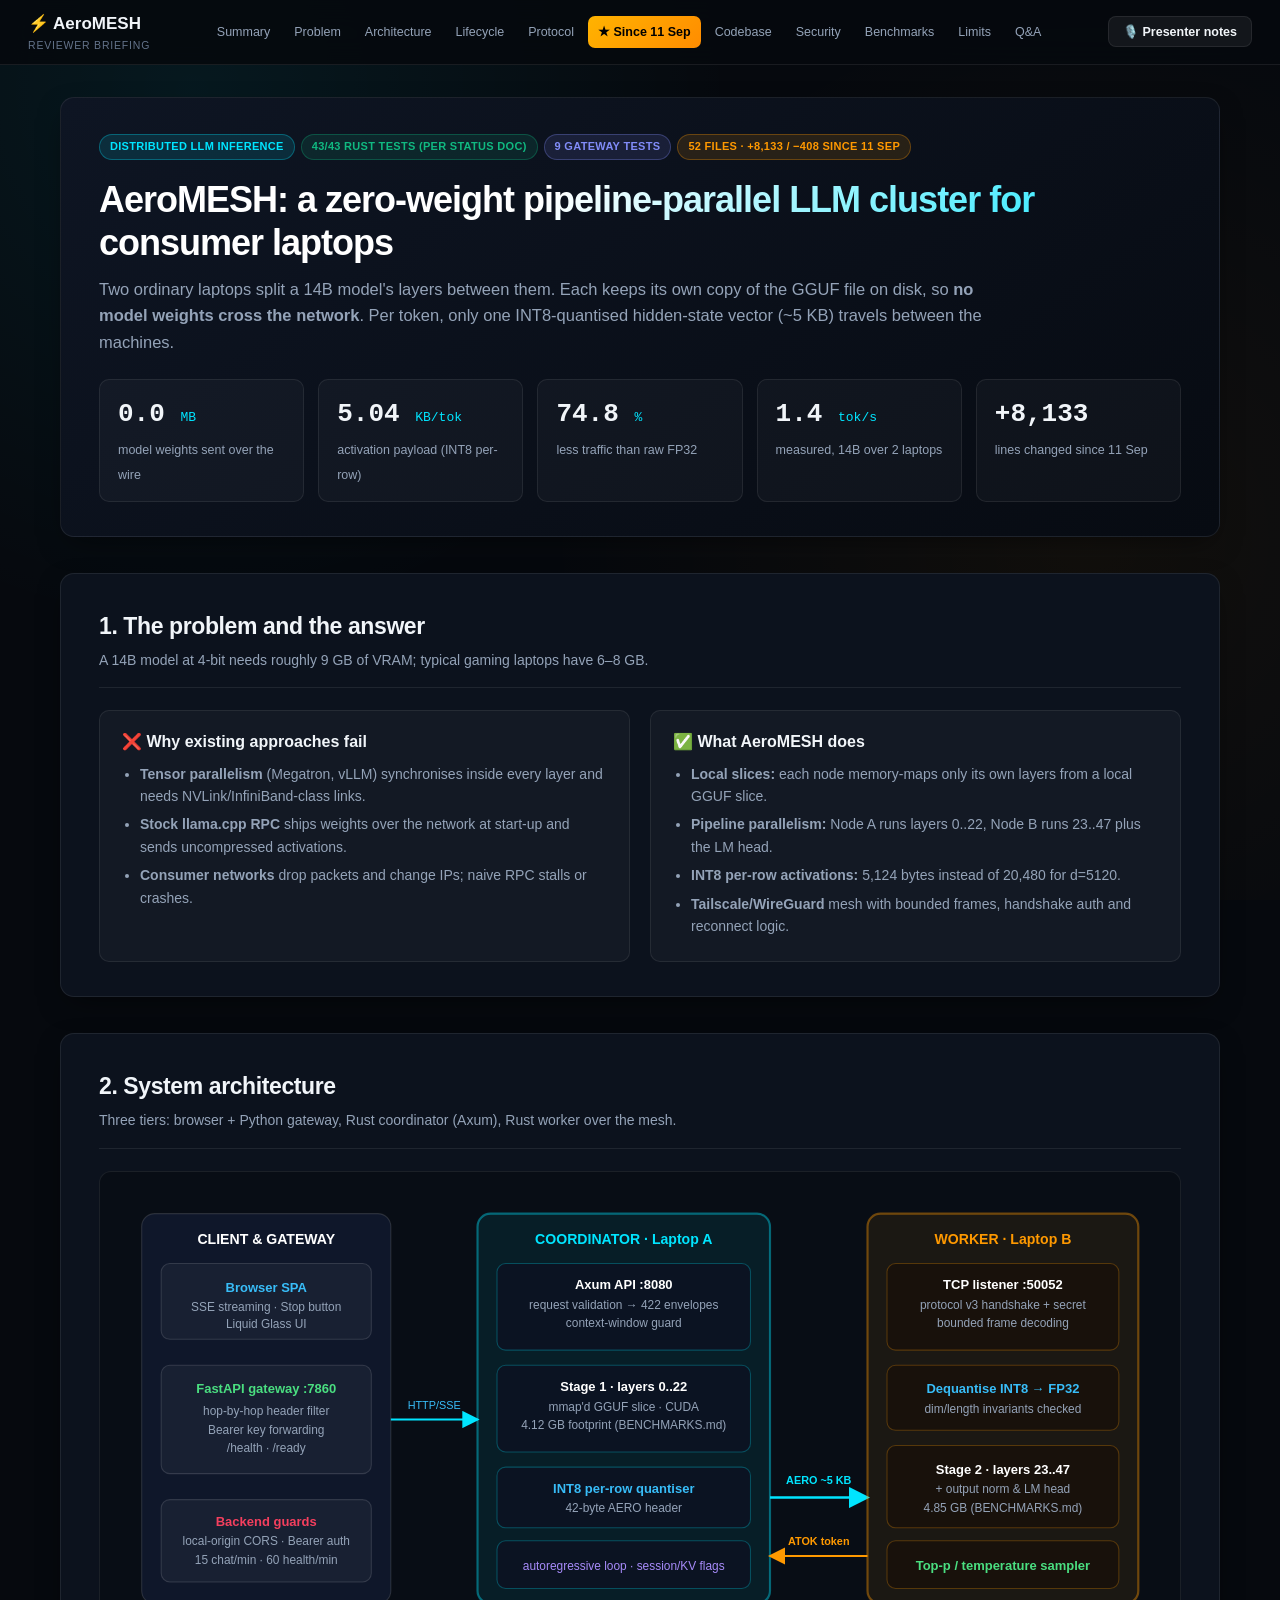
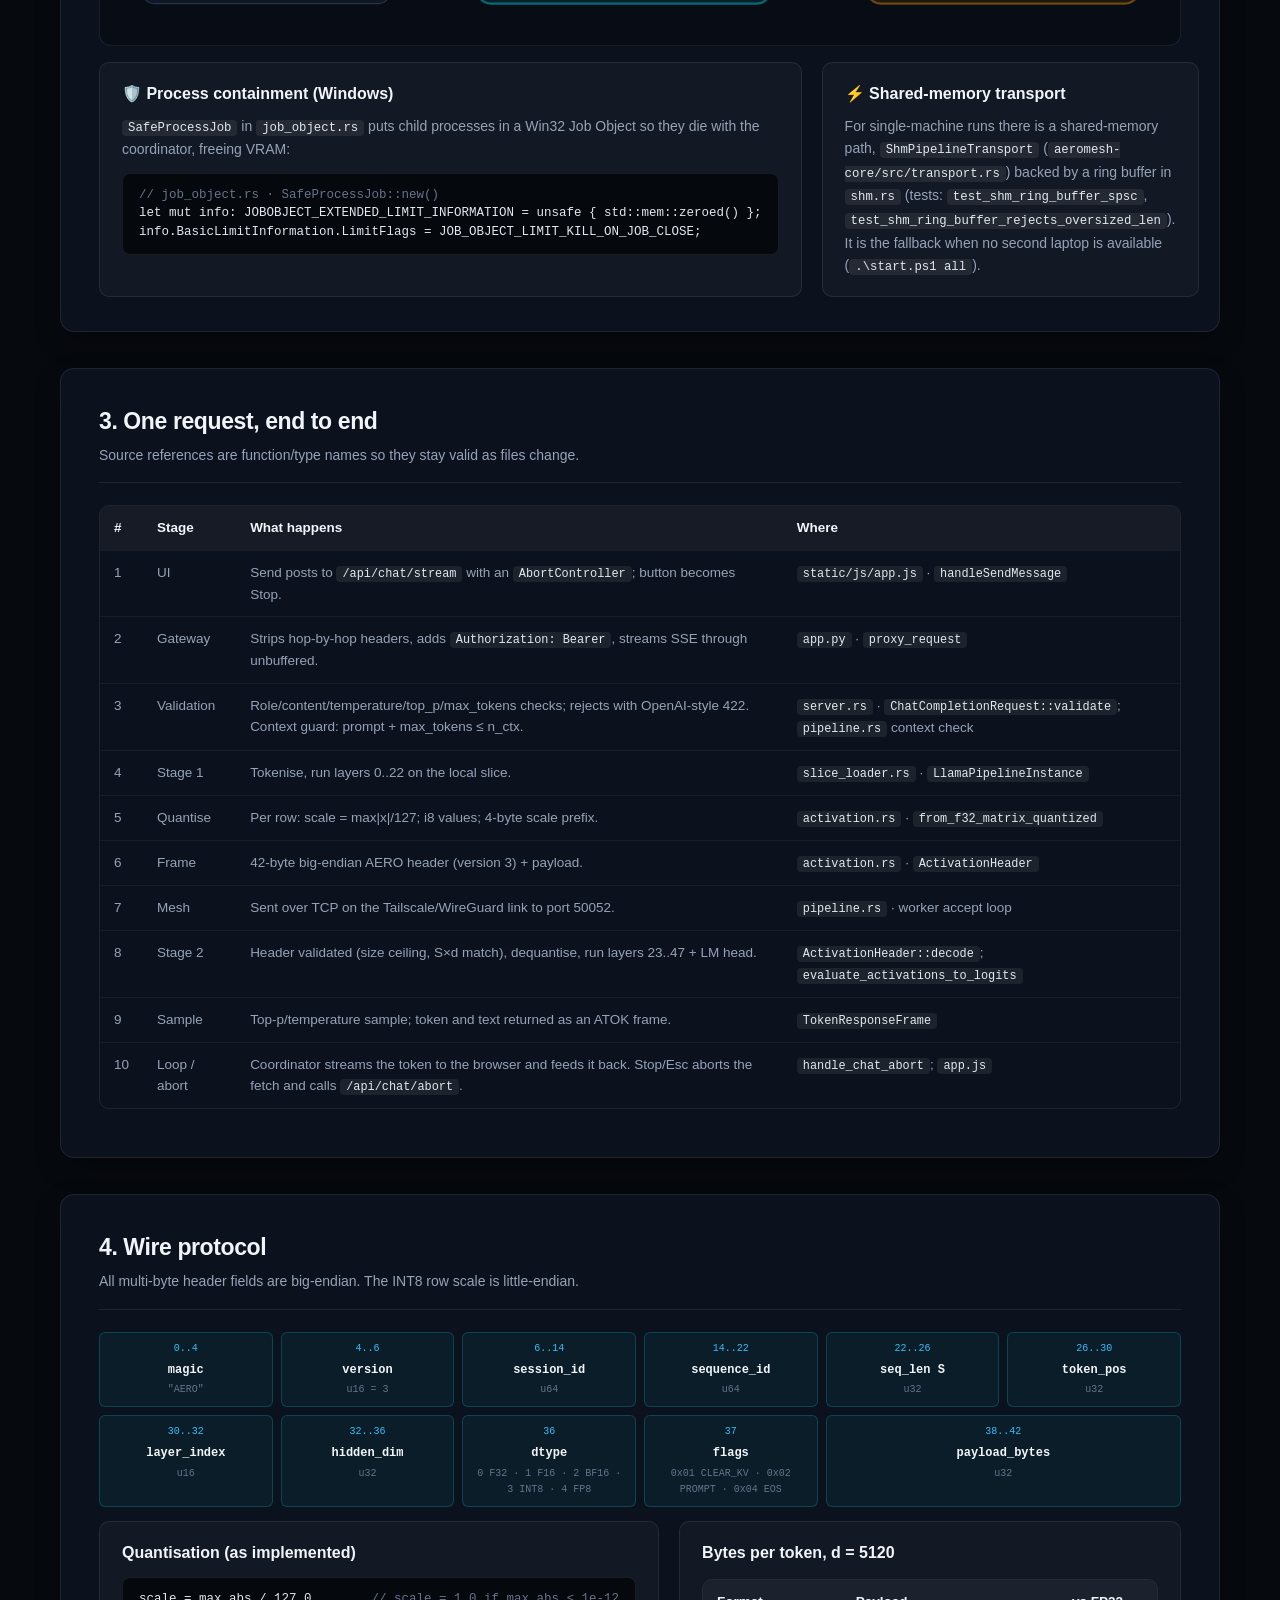
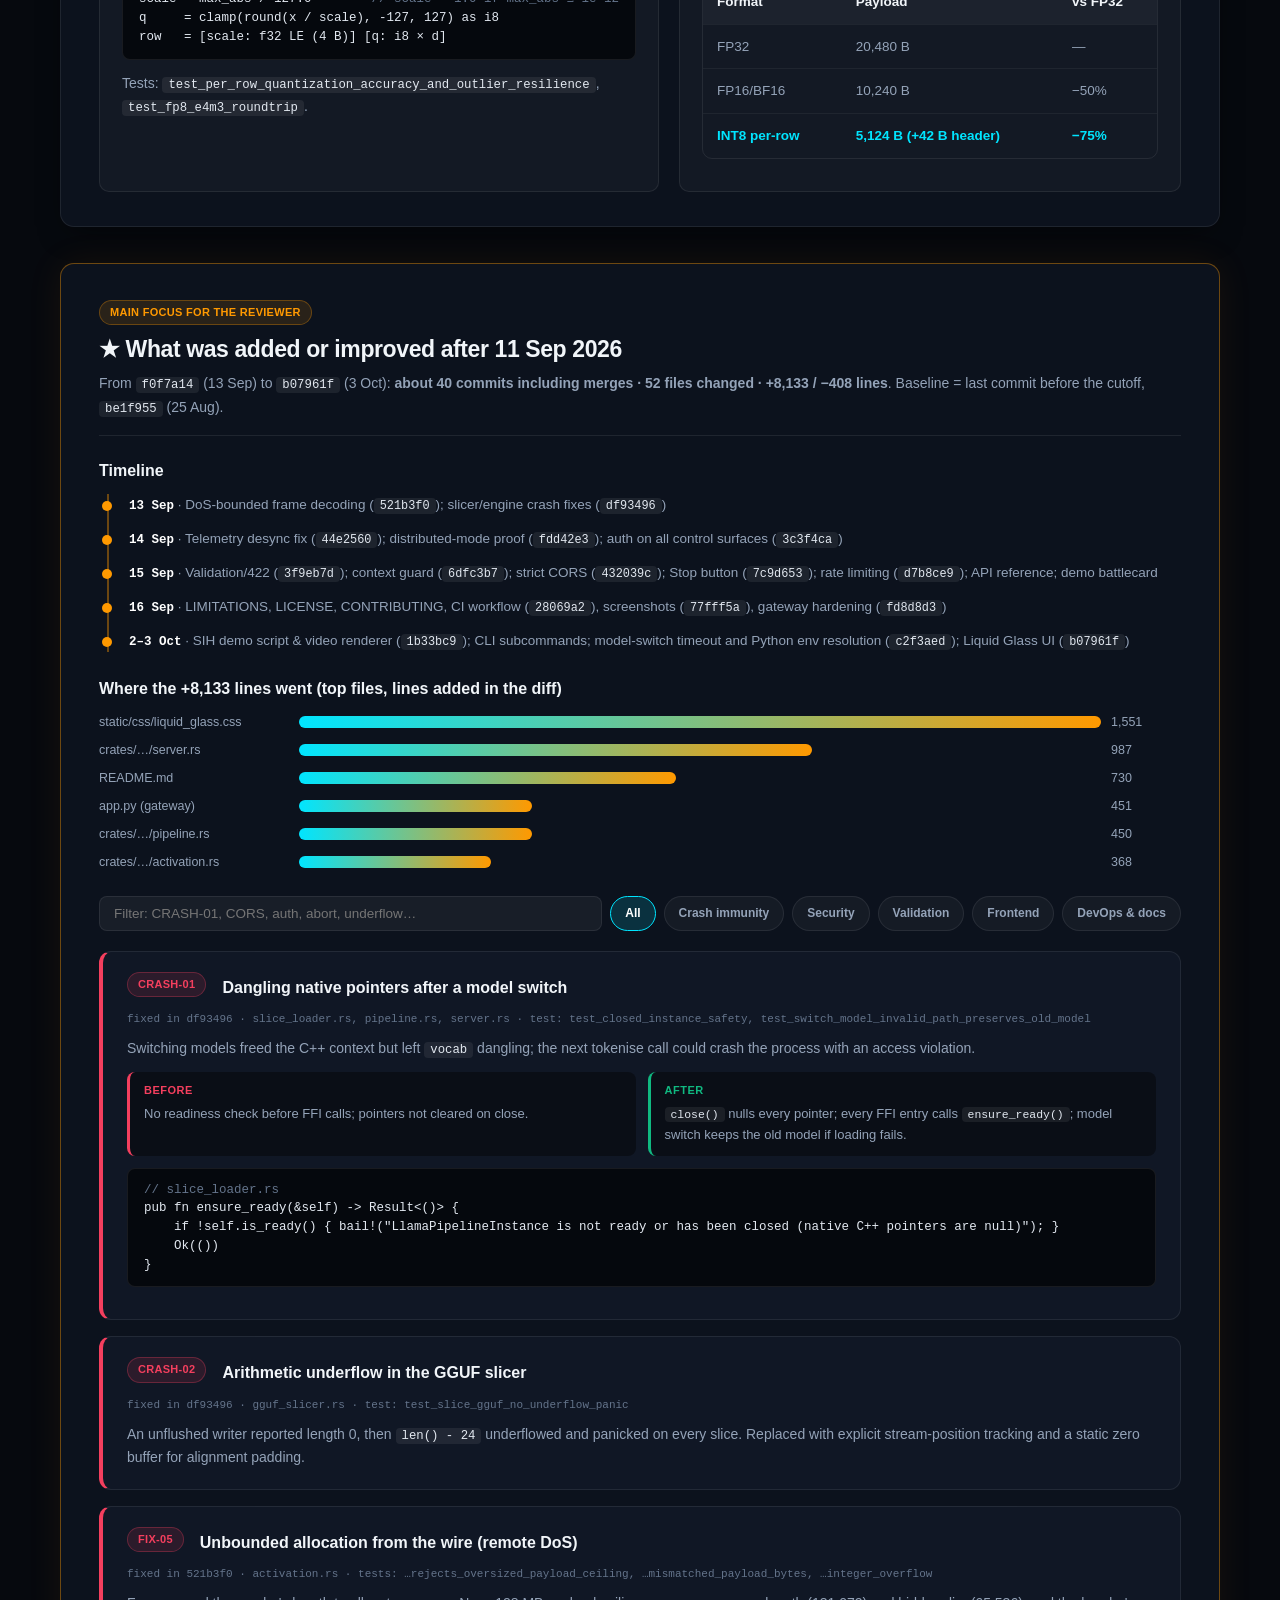
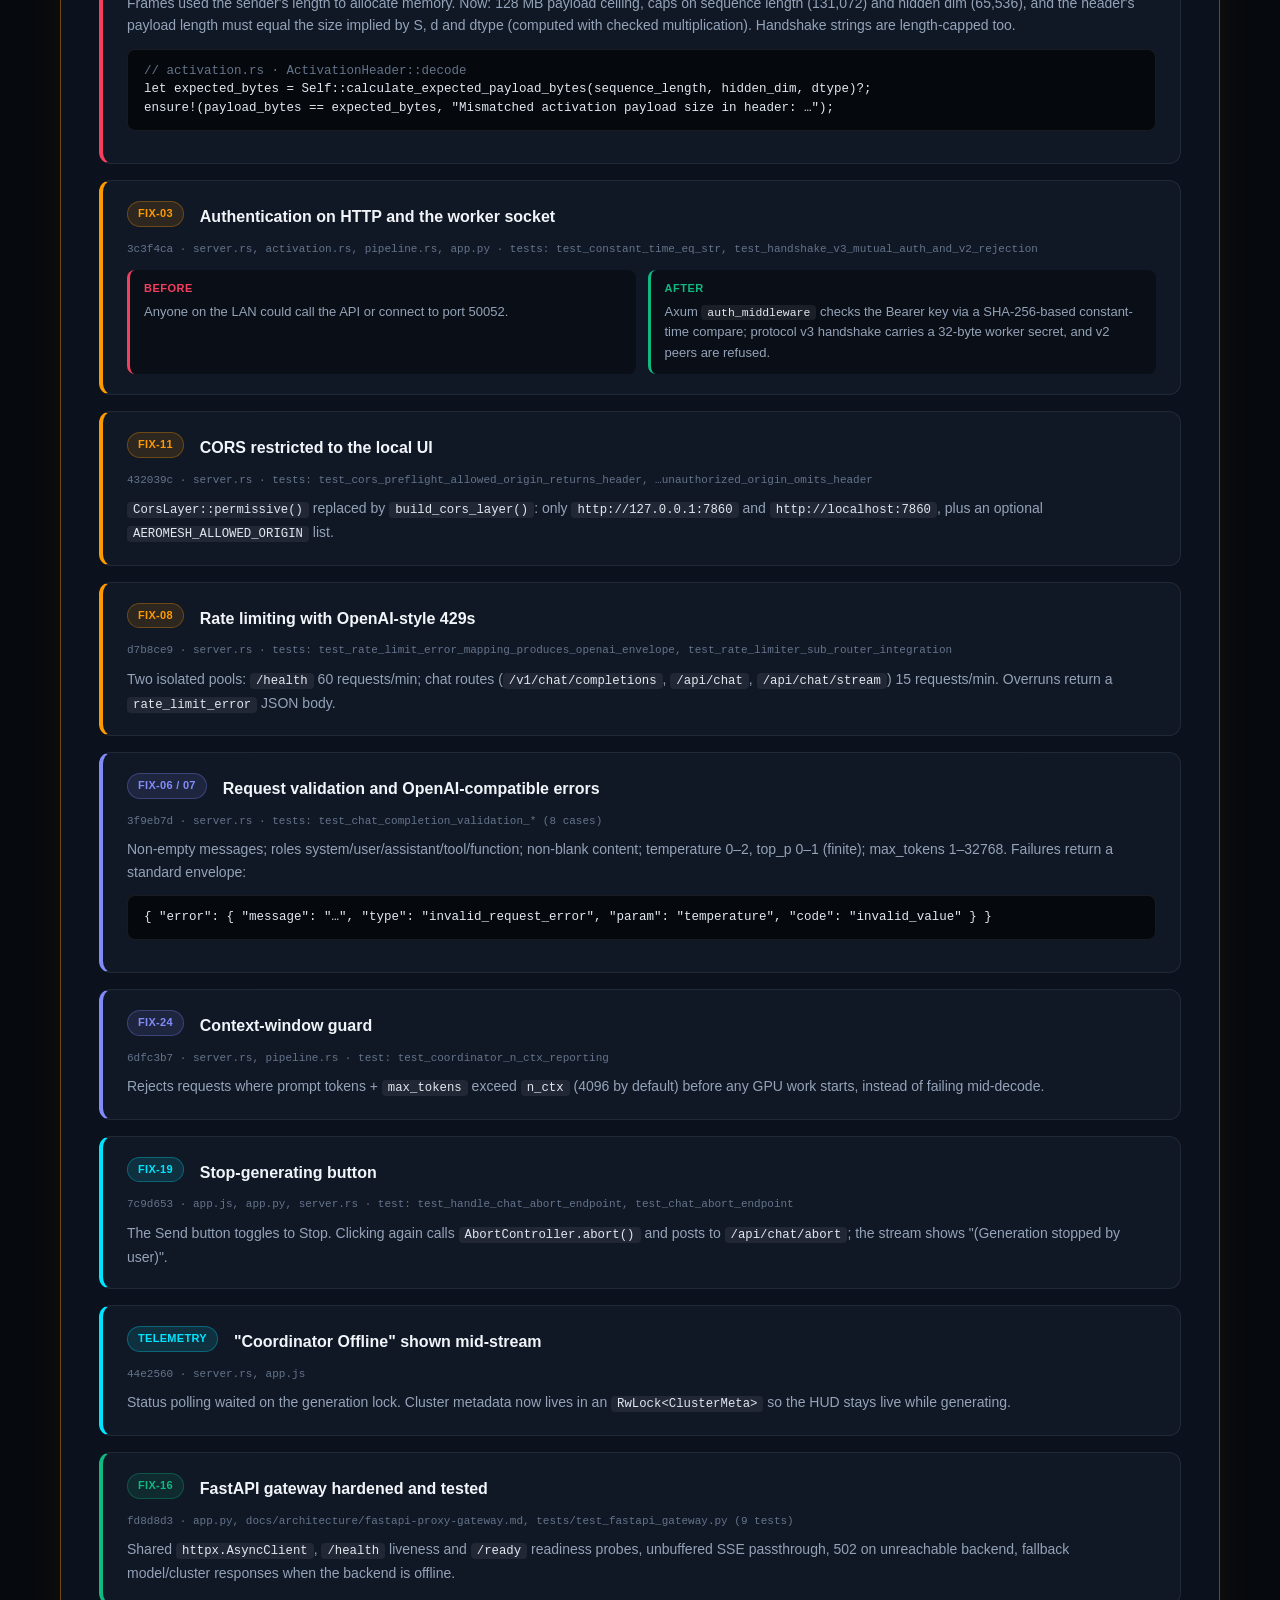
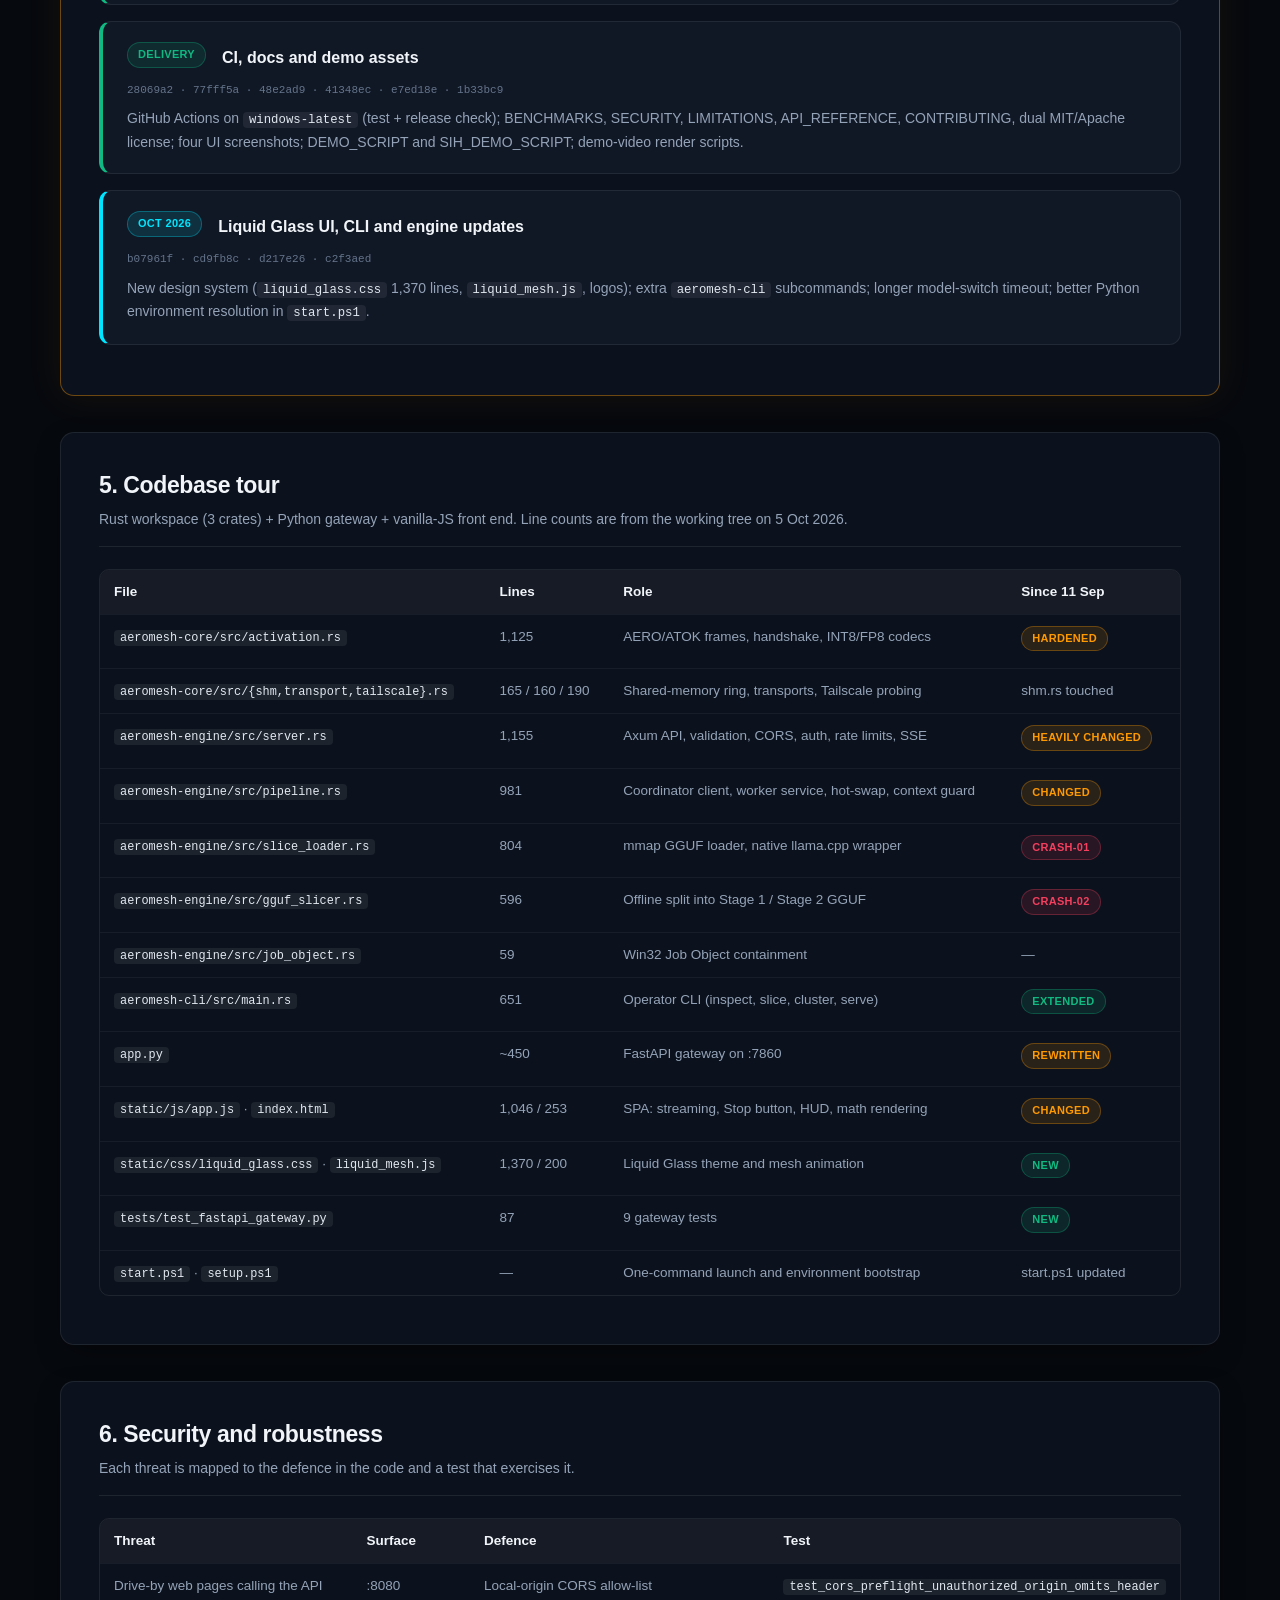
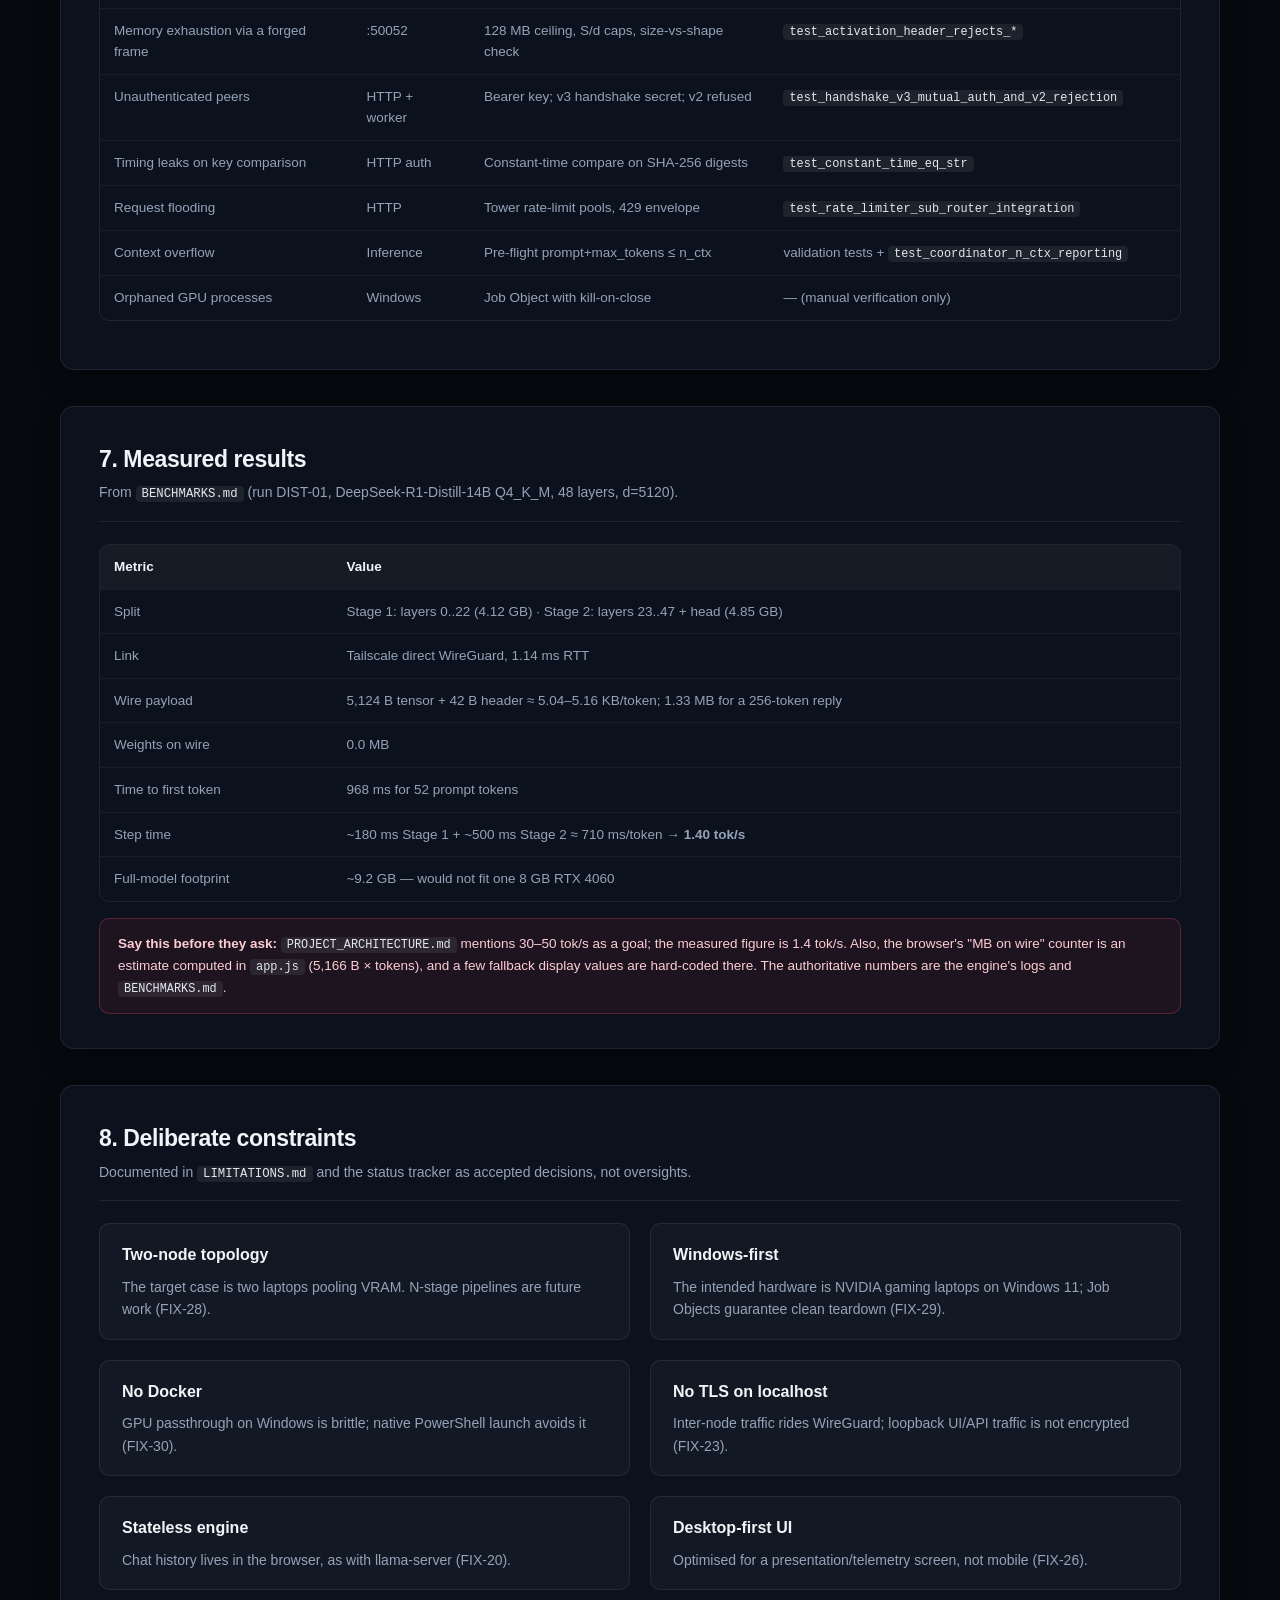
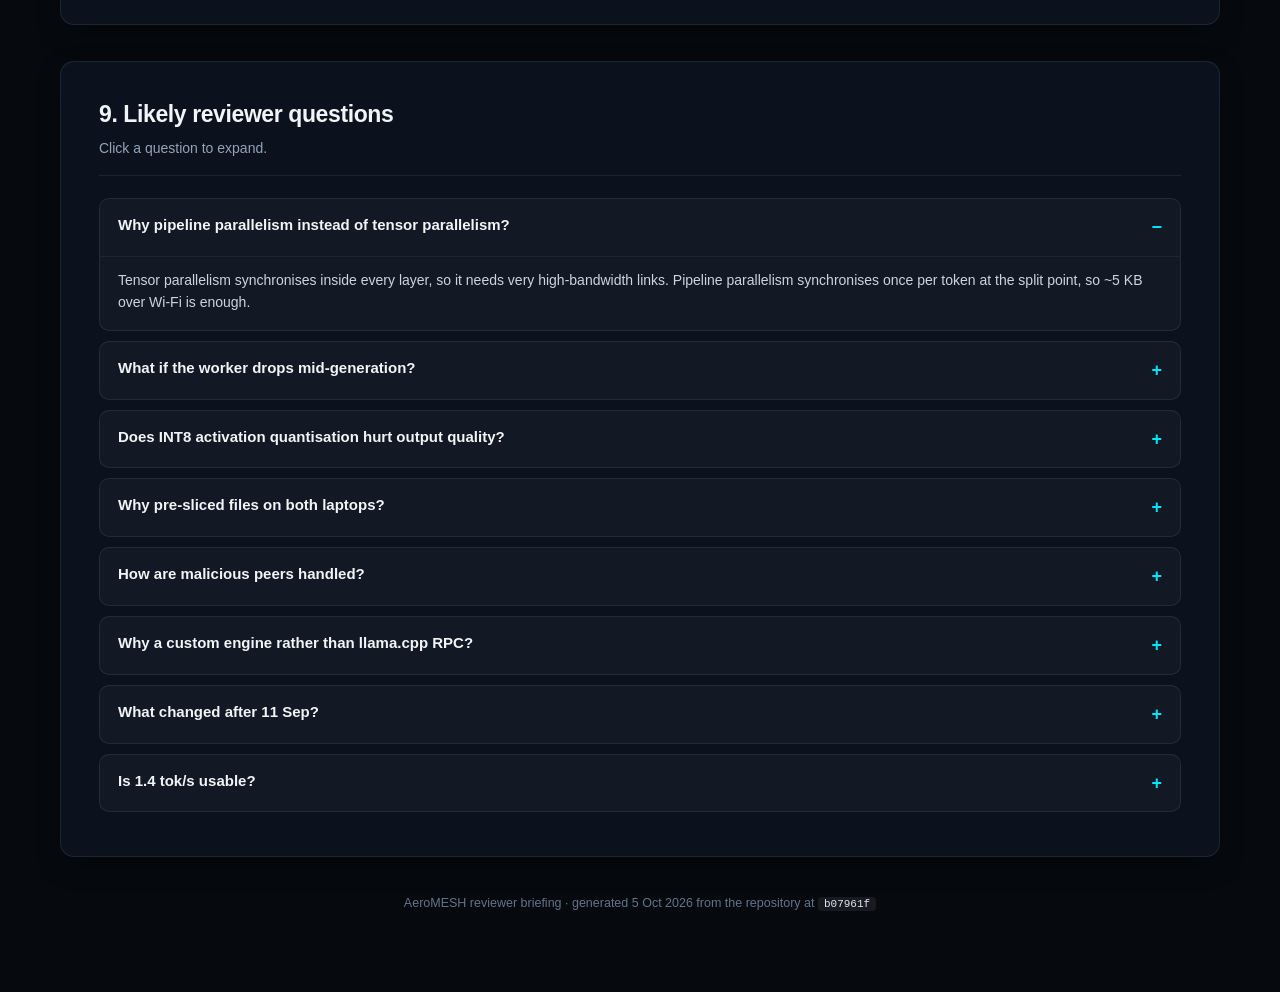
<file: docs/AeroMESH_Review_Briefing.html>
<!DOCTYPE html>
<html lang="en">
<head>
<meta charset="UTF-8">
<meta name="viewport" content="width=device-width, initial-scale=1.0">
<meta name="description" content="Reviewer briefing for AeroMESH: a zero-weight pipeline-parallel LLM engine, with architecture, codebase tour and everything added after 11 Sep 2026.">
<title>AeroMESH — Reviewer Briefing &amp; Post-11-Sep-2026 Changes</title>
<style>
:root{
  --bg:#06090e;--surface:#0c121d;--card:rgba(255,255,255,.03);--line:rgba(255,255,255,.08);
  --text:#f1f5f9;--muted:#94a3b8;--dim:#64748b;
  --cyan:#00e5ff;--amber:#ff9900;--green:#10b981;--rose:#f43f5e;--indigo:#818cf8;
  --sans:-apple-system,BlinkMacSystemFont,"Segoe UI",Roboto,Helvetica,Arial,sans-serif;
  --mono:ui-monospace,SFMono-Regular,Menlo,Consolas,monospace;
}
*{box-sizing:border-box;margin:0;padding:0}
html{scroll-behavior:smooth;scroll-padding-top:80px}
body{background:var(--bg);background-image:radial-gradient(circle at 15% 10%,rgba(0,229,255,.07),transparent 40%),radial-gradient(circle at 85% 60%,rgba(255,153,0,.05),transparent 45%);background-attachment:fixed;color:var(--text);font-family:var(--sans);line-height:1.6;padding-bottom:80px}
code{font-family:var(--mono);font-size:.88em;background:rgba(255,255,255,.07);padding:1px 6px;border-radius:4px;color:#e2e8f0}
header.top{position:sticky;top:0;z-index:50;background:rgba(6,9,14,.9);backdrop-filter:blur(14px);border-bottom:1px solid var(--line);padding:10px 28px;display:flex;align-items:center;justify-content:space-between;gap:16px}
.brand{font-weight:800;font-size:17px;white-space:nowrap}.brand small{display:block;font-size:10.5px;font-weight:500;color:var(--dim);letter-spacing:.8px;text-transform:uppercase}
nav{display:flex;gap:4px;overflow-x:auto}
nav a{color:var(--muted);text-decoration:none;font-size:12.5px;padding:6px 10px;border-radius:7px;white-space:nowrap;transition:.2s}
nav a:hover{color:#fff;background:rgba(255,255,255,.07)}
nav a.hl{color:#000;background:linear-gradient(135deg,#ffb300,#ff8c00);font-weight:700}
button.btn{background:rgba(255,255,255,.06);border:1px solid var(--line);color:var(--text);padding:7px 14px;border-radius:8px;font-size:12.5px;font-weight:600;cursor:pointer;white-space:nowrap;transition:.2s}
button.btn:hover,button.btn.on{border-color:var(--cyan);color:var(--cyan);background:rgba(0,229,255,.1)}
main{max-width:1200px;margin:0 auto;padding:32px 20px;display:flex;flex-direction:column;gap:36px}
.hero,section.sec{background:var(--surface);border:1px solid var(--line);border-radius:14px;padding:34px 38px;box-shadow:0 10px 30px -10px rgba(0,0,0,.6)}
.hero{background:linear-gradient(145deg,#0e1523,#070b12)}
section.new{border-color:rgba(255,153,0,.4);box-shadow:0 0 36px rgba(255,140,0,.08)}
h1{font-size:36px;line-height:1.2;letter-spacing:-1px;margin:12px 0;background:linear-gradient(135deg,#fff 40%,var(--cyan));-webkit-background-clip:text;background-clip:text;-webkit-text-fill-color:transparent}
h2{font-size:23px;letter-spacing:-.4px;margin-bottom:4px}
h3{font-size:16px;margin-bottom:8px}
.lead{color:var(--muted);font-size:16.5px;max-width:900px;margin-bottom:24px}
.sub{color:var(--muted);font-size:14px;margin-bottom:22px;padding-bottom:16px;border-bottom:1px solid var(--line)}
.badge{display:inline-block;padding:3px 10px;border-radius:999px;font-size:11px;font-weight:700;letter-spacing:.3px;text-transform:uppercase;margin:0 6px 6px 0}
.b-c{background:rgba(0,229,255,.12);color:var(--cyan);border:1px solid rgba(0,229,255,.3)}
.b-a{background:rgba(255,153,0,.12);color:var(--amber);border:1px solid rgba(255,153,0,.3)}
.b-g{background:rgba(16,185,129,.12);color:var(--green);border:1px solid rgba(16,185,129,.3)}
.b-r{background:rgba(244,63,94,.12);color:var(--rose);border:1px solid rgba(244,63,94,.3)}
.b-i{background:rgba(129,140,248,.12);color:var(--indigo);border:1px solid rgba(129,140,248,.3)}
.metrics{display:grid;grid-template-columns:repeat(auto-fit,minmax(190px,1fr));gap:14px}
.metric{background:var(--card);border:1px solid var(--line);border-radius:10px;padding:14px 18px;transition:.2s}
.metric:hover{transform:translateY(-2px);border-color:rgba(0,229,255,.4)}
.metric b{font-family:var(--mono);font-size:26px;display:block}.metric b i{font-style:normal;font-size:13px;color:var(--cyan);font-weight:500}
.metric span{font-size:12.5px;color:var(--muted)}
.grid2{display:grid;grid-template-columns:1fr 1fr;gap:20px}
@media(max-width:900px){.grid2{grid-template-columns:1fr}.hero,section.sec{padding:24px 18px}header.top{flex-wrap:wrap}}
.box{background:var(--card);border:1px solid var(--line);border-radius:10px;padding:18px 22px}
.box p,.box li{font-size:14px;color:var(--muted)}.box ul{padding-left:18px}.box li{margin-bottom:6px}
.note{display:none;background:rgba(255,153,0,.07);border-left:4px solid var(--amber);border-radius:0 8px 8px 0;padding:12px 16px;margin-bottom:20px;font-size:13.5px;color:#cbd5e1}
.note b{display:block;color:var(--amber);font-size:12px;text-transform:uppercase;letter-spacing:.6px;margin-bottom:4px}
body.present .note{display:block}
.say{margin-top:8px;font-style:italic;color:#ffedd5}
pre.code{background:#05080d;border:1px solid var(--line);border-radius:8px;padding:12px 16px;font-family:var(--mono);font-size:12.5px;color:#e2e8f0;overflow-x:auto;margin:12px 0;line-height:1.5}
pre .c{color:#64748b}
.tw{overflow-x:auto;border:1px solid var(--line);border-radius:10px;margin:14px 0}
table{width:100%;border-collapse:collapse;font-size:13.5px;text-align:left}
th{background:rgba(255,255,255,.04);padding:11px 14px;white-space:nowrap}
td{padding:11px 14px;border-top:1px solid rgba(255,255,255,.05);color:var(--muted);vertical-align:top}
tr:hover td{background:rgba(255,255,255,.02);color:#fff}
.diagram{background:#080d15;border:1px solid var(--line);border-radius:12px;padding:20px;overflow-x:auto;margin:16px 0}
.diagram svg{width:100%;min-width:820px;height:auto;display:block}
.bytes{display:grid;grid-template-columns:repeat(auto-fill,minmax(150px,1fr));gap:8px;margin:14px 0}
.bytes div{background:rgba(0,229,255,.05);border:1px solid rgba(0,229,255,.2);border-radius:6px;padding:8px 10px;font-family:var(--mono);text-align:center}
.bytes small{display:block;font-size:10px;color:#38bdf8}.bytes b{font-size:12px}.bytes em{display:block;font-style:normal;font-size:10px;color:var(--dim)}
.filters{display:flex;gap:8px;flex-wrap:wrap;margin-bottom:20px}
.filters input{flex:1;min-width:240px;background:rgba(255,255,255,.05);border:1px solid var(--line);border-radius:8px;padding:9px 14px;color:#fff;font-size:13.5px;outline:none}
.filters input:focus{border-color:var(--cyan)}
.pill{background:rgba(255,255,255,.04);border:1px solid var(--line);border-radius:999px;padding:6px 14px;font-size:12px;font-weight:600;color:var(--muted);cursor:pointer}
.pill.on,.pill:hover{color:#fff;border-color:var(--cyan);background:rgba(0,229,255,.15)}
.chg{background:rgba(18,25,39,.85);border:1px solid var(--line);border-left:4px solid var(--cyan);border-radius:12px;padding:20px 24px;margin-bottom:16px}
.chg.crash{border-left-color:var(--rose)}.chg.security{border-left-color:var(--amber)}.chg.devops{border-left-color:var(--green)}.chg.validation{border-left-color:var(--indigo)}
.chg h3{display:flex;gap:10px;flex-wrap:wrap;align-items:center}
.chg .meta{font-family:var(--mono);font-size:11px;color:var(--dim);margin-bottom:8px}
.chg p{font-size:14px;color:var(--muted)}
.ba{display:grid;grid-template-columns:1fr 1fr;gap:12px;margin-top:12px}
@media(max-width:700px){.ba{grid-template-columns:1fr}}
.ba div{background:rgba(0,0,0,.4);border-radius:8px;padding:10px 14px;font-size:13px;color:var(--muted)}
.ba .bad{border-left:3px solid var(--rose)}.ba .good{border-left:3px solid var(--green)}
.ba b{display:block;font-size:11px;text-transform:uppercase;letter-spacing:.5px;margin-bottom:4px}
.bad b{color:var(--rose)}.good b{color:var(--green)}
.timeline{border-left:2px solid rgba(255,153,0,.4);margin:10px 0 24px 8px;padding-left:20px}
.timeline div{position:relative;margin-bottom:12px;font-size:13.5px;color:var(--muted)}
.timeline div::before{content:"";position:absolute;left:-27px;top:7px;width:10px;height:10px;border-radius:50%;background:var(--amber)}
.timeline b{color:#fff;font-family:var(--mono);font-size:12.5px}
.bars{display:flex;flex-direction:column;gap:8px;margin:10px 0 24px}
.bar{display:grid;grid-template-columns:190px 1fr 70px;gap:10px;align-items:center;font-size:12.5px;color:var(--muted)}
.bar i{display:block;height:12px;border-radius:6px;background:linear-gradient(90deg,var(--cyan),var(--amber))}
.qa{background:var(--card);border:1px solid var(--line);border-radius:10px;margin-bottom:10px}
.qa h4{padding:14px 18px;font-size:15px;cursor:pointer;display:flex;justify-content:space-between;gap:12px;user-select:none}
.qa h4::after{content:"+";color:var(--cyan);font-size:18px}.qa.open h4::after{content:"−"}
.qa div{display:none;padding:0 18px 16px;font-size:14px;color:#cbd5e1;border-top:1px solid rgba(255,255,255,.05);padding-top:12px}
.qa.open div{display:block}
.warn{background:rgba(244,63,94,.07);border:1px solid rgba(244,63,94,.3);border-radius:10px;padding:14px 18px;font-size:13.5px;color:#fecdd3;margin-top:16px}
@media print{body{background:#fff;color:#000}header.top,.filters{display:none}.note,.qa div{display:block!important}}
</style>
</head>
<body>
<header class="top">
  <div class="brand">⚡ AeroMESH<small>Reviewer briefing</small></div>
  <nav>
    <a href="#summary">Summary</a><a href="#problem">Problem</a><a href="#architecture">Architecture</a><a href="#lifecycle">Lifecycle</a><a href="#protocol">Protocol</a>
    <a href="#new" class="hl">★ Since 11 Sep</a><a href="#code">Codebase</a><a href="#security">Security</a><a href="#bench">Benchmarks</a><a href="#limits">Limits</a><a href="#qa">Q&amp;A</a>
  </nav>
  <button class="btn" id="pm" onclick="togglePresent()">🎙️ Presenter notes</button>
</header>

<main>
<!-- HERO -->
<div class="hero" id="summary">
  <span class="badge b-c">Distributed LLM inference</span><span class="badge b-g">43/43 Rust tests (per status doc)</span><span class="badge b-i">9 gateway tests</span><span class="badge b-a">52 files · +8,133 / −408 since 11 Sep</span>
  <h1>AeroMESH: a zero-weight pipeline-parallel LLM cluster for consumer laptops</h1>
  <p class="lead">Two ordinary laptops split a 14B model's layers between them. Each keeps its own copy of the GGUF file on disk, so <strong>no model weights cross the network</strong>. Per token, only one INT8-quantised hidden-state vector (~5 KB) travels between the machines.</p>
  <div class="metrics">
    <div class="metric"><b>0.0 <i>MB</i></b><span>model weights sent over the wire</span></div>
    <div class="metric"><b>5.04 <i>KB/tok</i></b><span>activation payload (INT8 per-row)</span></div>
    <div class="metric"><b>74.8 <i>%</i></b><span>less traffic than raw FP32</span></div>
    <div class="metric"><b>1.4 <i>tok/s</i></b><span>measured, 14B over 2 laptops</span></div>
    <div class="metric"><b>+8,133</b><span>lines changed since 11 Sep</span></div>
  </div>
</div>

<!-- PROBLEM -->
<section class="sec" id="problem">
  <h2>1. The problem and the answer</h2>
  <p class="sub">A 14B model at 4-bit needs roughly 9 GB of VRAM; typical gaming laptops have 6–8 GB.</p>
  <div class="note"><b>Speaker note</b>Open with the VRAM ceiling, then explain why the usual fix (tensor parallelism) cannot work over Wi-Fi.<div class="say">"Two bottlenecks: the memory on each device, and the bandwidth between them."</div></div>
  <div class="grid2">
    <div class="box"><h3>❌ Why existing approaches fail</h3><ul>
      <li><b>Tensor parallelism</b> (Megatron, vLLM) synchronises inside every layer and needs NVLink/InfiniBand-class links.</li>
      <li><b>Stock llama.cpp RPC</b> ships weights over the network at start-up and sends uncompressed activations.</li>
      <li><b>Consumer networks</b> drop packets and change IPs; naive RPC stalls or crashes.</li></ul></div>
    <div class="box"><h3>✅ What AeroMESH does</h3><ul>
      <li><b>Local slices:</b> each node memory-maps only its own layers from a local GGUF slice.</li>
      <li><b>Pipeline parallelism:</b> Node A runs layers 0..22, Node B runs 23..47 plus the LM head.</li>
      <li><b>INT8 per-row activations:</b> 5,124 bytes instead of 20,480 for d=5120.</li>
      <li><b>Tailscale/WireGuard</b> mesh with bounded frames, handshake auth and reconnect logic.</li></ul></div>
  </div>
</section>

<!-- ARCHITECTURE -->
<section class="sec" id="architecture">
  <h2>2. System architecture</h2>
  <p class="sub">Three tiers: browser + Python gateway, Rust coordinator (Axum), Rust worker over the mesh.</p>
  <div class="note"><b>Speaker note</b>Walk left to right: browser → FastAPI :7860 → Axum :8080 → Stage 1 on GPU A → AERO frame over the mesh → Worker :50052 → ATOK reply → loop.</div>
  <div class="diagram">
  <svg viewBox="0 0 960 400" xmlns="http://www.w3.org/2000/svg" font-family="-apple-system,Segoe UI,sans-serif">
    <defs><marker id="ar" markerWidth="8" markerHeight="8" refX="7" refY="4" orient="auto"><path d="M0,0 L8,4 L0,8 z" fill="#00e5ff"/></marker>
    <marker id="ao" markerWidth="8" markerHeight="8" refX="7" refY="4" orient="auto"><path d="M0,0 L8,4 L0,8 z" fill="#ff9900"/></marker></defs>
    <rect x="20" y="20" width="230" height="360" rx="12" fill="#0f172a" stroke="#ffffff22"/>
    <text x="135" y="48" text-anchor="middle" fill="#fff" font-weight="700" font-size="13">CLIENT &amp; GATEWAY</text>
    <rect x="38" y="66" width="194" height="70" rx="8" fill="#ffffff0a" stroke="#ffffff22"/>
    <text x="135" y="92" text-anchor="middle" fill="#38bdf8" font-size="12" font-weight="600">Browser SPA</text>
    <text x="135" y="110" text-anchor="middle" fill="#94a3b8" font-size="11">SSE streaming · Stop button</text>
    <text x="135" y="126" text-anchor="middle" fill="#94a3b8" font-size="11">Liquid Glass UI</text>
    <rect x="38" y="160" width="194" height="100" rx="8" fill="#ffffff0a" stroke="#ffffff22"/>
    <text x="135" y="186" text-anchor="middle" fill="#4ade80" font-size="12" font-weight="600">FastAPI gateway :7860</text>
    <text x="135" y="206" text-anchor="middle" fill="#94a3b8" font-size="11">hop-by-hop header filter</text>
    <text x="135" y="223" text-anchor="middle" fill="#94a3b8" font-size="11">Bearer key forwarding</text>
    <text x="135" y="240" text-anchor="middle" fill="#94a3b8" font-size="11">/health · /ready</text>
    <rect x="38" y="284" width="194" height="76" rx="8" fill="#ffffff0a" stroke="#ffffff22"/>
    <text x="135" y="308" text-anchor="middle" fill="#f43f5e" font-size="12" font-weight="600">Backend guards</text>
    <text x="135" y="326" text-anchor="middle" fill="#94a3b8" font-size="11">local-origin CORS · Bearer auth</text>
    <text x="135" y="343" text-anchor="middle" fill="#94a3b8" font-size="11">15 chat/min · 60 health/min</text>
    <path d="M250 210 L330 210" stroke="#00e5ff" stroke-width="2" marker-end="url(#ar)"/>
    <text x="290" y="200" text-anchor="middle" fill="#38bdf8" font-size="10">HTTP/SSE</text>
    <rect x="330" y="20" width="270" height="360" rx="12" fill="#00e5ff14" stroke="#00e5ff66" stroke-width="2"/>
    <text x="465" y="48" text-anchor="middle" fill="#00e5ff" font-weight="700" font-size="13">COORDINATOR · Laptop A</text>
    <rect x="348" y="66" width="234" height="80" rx="8" fill="#0b1322" stroke="#00e5ff44"/>
    <text x="465" y="90" text-anchor="middle" fill="#fff" font-size="12" font-weight="600">Axum API :8080</text>
    <text x="465" y="108" text-anchor="middle" fill="#94a3b8" font-size="11">request validation → 422 envelopes</text>
    <text x="465" y="125" text-anchor="middle" fill="#94a3b8" font-size="11">context-window guard</text>
    <rect x="348" y="160" width="234" height="80" rx="8" fill="#0b1322" stroke="#00e5ff44"/>
    <text x="465" y="184" text-anchor="middle" fill="#fff" font-size="12" font-weight="600">Stage 1 · layers 0..22</text>
    <text x="465" y="202" text-anchor="middle" fill="#94a3b8" font-size="11">mmap'd GGUF slice · CUDA</text>
    <text x="465" y="219" text-anchor="middle" fill="#94a3b8" font-size="11">4.12 GB footprint (BENCHMARKS.md)</text>
    <rect x="348" y="254" width="234" height="56" rx="8" fill="#0b1322" stroke="#00e5ff44"/>
    <text x="465" y="278" text-anchor="middle" fill="#38bdf8" font-size="12" font-weight="600">INT8 per-row quantiser</text>
    <text x="465" y="295" text-anchor="middle" fill="#94a3b8" font-size="11">42-byte AERO header</text>
    <rect x="348" y="322" width="234" height="44" rx="8" fill="#0b1322" stroke="#00e5ff44"/>
    <text x="465" y="349" text-anchor="middle" fill="#a78bfa" font-size="11">autoregressive loop · session/KV flags</text>
    <path d="M600 282 L690 282" stroke="#00e5ff" stroke-width="2.5" marker-end="url(#ar)"/>
    <text x="645" y="270" text-anchor="middle" fill="#00e5ff" font-size="10" font-weight="700">AERO ~5 KB</text>
    <path d="M690 336 L600 336" stroke="#ff9900" stroke-width="2" marker-end="url(#ao)"/>
    <text x="645" y="326" text-anchor="middle" fill="#ff9900" font-size="10" font-weight="700">ATOK token</text>
    <rect x="690" y="20" width="250" height="360" rx="12" fill="#ff990014" stroke="#ff990066" stroke-width="2"/>
    <text x="815" y="48" text-anchor="middle" fill="#ff9900" font-weight="700" font-size="13">WORKER · Laptop B</text>
    <rect x="708" y="66" width="214" height="80" rx="8" fill="#18110b" stroke="#ff990044"/>
    <text x="815" y="90" text-anchor="middle" fill="#fff" font-size="12" font-weight="600">TCP listener :50052</text>
    <text x="815" y="108" text-anchor="middle" fill="#94a3b8" font-size="11">protocol v3 handshake + secret</text>
    <text x="815" y="125" text-anchor="middle" fill="#94a3b8" font-size="11">bounded frame decoding</text>
    <rect x="708" y="160" width="214" height="60" rx="8" fill="#18110b" stroke="#ff990044"/>
    <text x="815" y="186" text-anchor="middle" fill="#38bdf8" font-size="12" font-weight="600">Dequantise INT8 → FP32</text>
    <text x="815" y="204" text-anchor="middle" fill="#94a3b8" font-size="11">dim/length invariants checked</text>
    <rect x="708" y="234" width="214" height="76" rx="8" fill="#18110b" stroke="#ff990044"/>
    <text x="815" y="260" text-anchor="middle" fill="#fff" font-size="12" font-weight="600">Stage 2 · layers 23..47</text>
    <text x="815" y="278" text-anchor="middle" fill="#94a3b8" font-size="11">+ output norm &amp; LM head</text>
    <text x="815" y="295" text-anchor="middle" fill="#94a3b8" font-size="11">4.85 GB (BENCHMARKS.md)</text>
    <rect x="708" y="322" width="214" height="44" rx="8" fill="#18110b" stroke="#ff990044"/>
    <text x="815" y="349" text-anchor="middle" fill="#4ade80" font-size="12" font-weight="600">Top-p / temperature sampler</text>
  </svg></div>
  <div class="grid2">
    <div class="box"><h3>🛡️ Process containment (Windows)</h3>
      <p><code>SafeProcessJob</code> in <code>job_object.rs</code> puts child processes in a Win32 Job Object so they die with the coordinator, freeing VRAM:</p>
<pre class="code"><span class="c">// job_object.rs · SafeProcessJob::new()</span>
let mut info: JOBOBJECT_EXTENDED_LIMIT_INFORMATION = unsafe { std::mem::zeroed() };
info.BasicLimitInformation.LimitFlags = JOB_OBJECT_LIMIT_KILL_ON_JOB_CLOSE;</pre></div>
    <div class="box"><h3>⚡ Shared-memory transport</h3>
      <p>For single-machine runs there is a shared-memory path, <code>ShmPipelineTransport</code> (<code>aeromesh-core/src/transport.rs</code>) backed by a ring buffer in <code>shm.rs</code> (tests: <code>test_shm_ring_buffer_spsc</code>, <code>test_shm_ring_buffer_rejects_oversized_len</code>). It is the fallback when no second laptop is available (<code>.\start.ps1 all</code>).</p></div>
  </div>
</section>

<!-- LIFECYCLE -->
<section class="sec" id="lifecycle">
  <h2>3. One request, end to end</h2>
  <p class="sub">Source references are function/type names so they stay valid as files change.</p>
  <div class="note"><b>Speaker note</b>Follow a single token. Stress step 3 (rejects bad input early), step 5 (20 KB → 5 KB) and step 10 (Stop button cancels).</div>
  <div class="tw"><table>
    <tr><th>#</th><th>Stage</th><th>What happens</th><th>Where</th></tr>
    <tr><td>1</td><td>UI</td><td>Send posts to <code>/api/chat/stream</code> with an <code>AbortController</code>; button becomes Stop.</td><td><code>static/js/app.js</code> · <code>handleSendMessage</code></td></tr>
    <tr><td>2</td><td>Gateway</td><td>Strips hop-by-hop headers, adds <code>Authorization: Bearer</code>, streams SSE through unbuffered.</td><td><code>app.py</code> · <code>proxy_request</code></td></tr>
    <tr><td>3</td><td>Validation</td><td>Role/content/temperature/top_p/max_tokens checks; rejects with OpenAI-style 422. Context guard: prompt + max_tokens ≤ n_ctx.</td><td><code>server.rs</code> · <code>ChatCompletionRequest::validate</code>; <code>pipeline.rs</code> context check</td></tr>
    <tr><td>4</td><td>Stage 1</td><td>Tokenise, run layers 0..22 on the local slice.</td><td><code>slice_loader.rs</code> · <code>LlamaPipelineInstance</code></td></tr>
    <tr><td>5</td><td>Quantise</td><td>Per row: scale = max|x|/127; i8 values; 4-byte scale prefix.</td><td><code>activation.rs</code> · <code>from_f32_matrix_quantized</code></td></tr>
    <tr><td>6</td><td>Frame</td><td>42-byte big-endian AERO header (version 3) + payload.</td><td><code>activation.rs</code> · <code>ActivationHeader</code></td></tr>
    <tr><td>7</td><td>Mesh</td><td>Sent over TCP on the Tailscale/WireGuard link to port 50052.</td><td><code>pipeline.rs</code> · worker accept loop</td></tr>
    <tr><td>8</td><td>Stage 2</td><td>Header validated (size ceiling, S×d match), dequantise, run layers 23..47 + LM head.</td><td><code>ActivationHeader::decode</code>; <code>evaluate_activations_to_logits</code></td></tr>
    <tr><td>9</td><td>Sample</td><td>Top-p/temperature sample; token and text returned as an ATOK frame.</td><td><code>TokenResponseFrame</code></td></tr>
    <tr><td>10</td><td>Loop / abort</td><td>Coordinator streams the token to the browser and feeds it back. Stop/Esc aborts the fetch and calls <code>/api/chat/abort</code>.</td><td><code>handle_chat_abort</code>; <code>app.js</code></td></tr>
  </table></div>
</section>

<!-- PROTOCOL -->
<section class="sec" id="protocol">
  <h2>4. Wire protocol</h2>
  <p class="sub">All multi-byte header fields are big-endian. The INT8 row scale is little-endian.</p>
  <div class="note"><b>Speaker note</b>Reviewers like byte-level detail. Point out that the header's payload length must equal what S, d and dtype imply, or the frame is rejected before allocation.</div>
  <div class="bytes">
    <div><small>0..4</small><b>magic</b><em>"AERO"</em></div><div><small>4..6</small><b>version</b><em>u16 = 3</em></div>
    <div><small>6..14</small><b>session_id</b><em>u64</em></div><div><small>14..22</small><b>sequence_id</b><em>u64</em></div>
    <div><small>22..26</small><b>seq_len S</b><em>u32</em></div><div><small>26..30</small><b>token_pos</b><em>u32</em></div>
    <div><small>30..32</small><b>layer_index</b><em>u16</em></div><div><small>32..36</small><b>hidden_dim</b><em>u32</em></div>
    <div><small>36</small><b>dtype</b><em>0 F32 · 1 F16 · 2 BF16 · 3 INT8 · 4 FP8</em></div><div><small>37</small><b>flags</b><em>0x01 CLEAR_KV · 0x02 PROMPT · 0x04 EOS</em></div>
    <div style="grid-column:span 2"><small>38..42</small><b>payload_bytes</b><em>u32</em></div>
  </div>
  <div class="grid2">
    <div class="box"><h3>Quantisation (as implemented)</h3>
<pre class="code">scale = max_abs / 127.0        <span class="c">// scale = 1.0 if max_abs ≤ 1e-12</span>
q     = clamp(round(x / scale), -127, 127) as i8
row   = [scale: f32 LE (4 B)] [q: i8 × d]</pre>
      <p>Tests: <code>test_per_row_quantization_accuracy_and_outlier_resilience</code>, <code>test_fp8_e4m3_roundtrip</code>.</p></div>
    <div class="box"><h3>Bytes per token, d = 5120</h3><div class="tw"><table>
      <tr><th>Format</th><th>Payload</th><th>vs FP32</th></tr>
      <tr><td>FP32</td><td>20,480 B</td><td>—</td></tr>
      <tr><td>FP16/BF16</td><td>10,240 B</td><td>−50%</td></tr>
      <tr><td style="color:#00e5ff"><b>INT8 per-row</b></td><td style="color:#00e5ff"><b>5,124 B (+42 B header)</b></td><td style="color:#00e5ff"><b>−75%</b></td></tr></table></div></div>
  </div>
</section>

<!-- WHAT'S NEW -->
<section class="sec new" id="new">
  <span class="badge b-a">Main focus for the reviewer</span>
  <h2>★ What was added or improved after 11 Sep 2026</h2>
  <p class="sub">From <code>f0f7a14</code> (13 Sep) to <code>b07961f</code> (3 Oct): <b>about 40 commits including merges · 52 files changed · +8,133 / −408 lines</b>. Baseline = last commit before the cutoff, <code>be1f955</code> (25 Aug).</p>
  <div class="note"><b>Speaker note</b>Frame it as a hardening sprint. Before: working prototype with crash paths, no auth, no limits. After: five pillars: crash immunity, authentication, input bounds, gateway/UX, delivery assets.<div class="say">"Each gap was closed with a bounded check and a test, not a one-line patch."</div></div>

  <h3>Timeline</h3>
  <div class="timeline">
    <div><b>13 Sep</b> · DoS-bounded frame decoding (<code>521b3f0</code>); slicer/engine crash fixes (<code>df93496</code>)</div>
    <div><b>14 Sep</b> · Telemetry desync fix (<code>44e2560</code>); distributed-mode proof (<code>fdd42e3</code>); auth on all control surfaces (<code>3c3f4ca</code>)</div>
    <div><b>15 Sep</b> · Validation/422 (<code>3f9eb7d</code>); context guard (<code>6dfc3b7</code>); strict CORS (<code>432039c</code>); Stop button (<code>7c9d653</code>); rate limiting (<code>d7b8ce9</code>); API reference; demo battlecard</div>
    <div><b>16 Sep</b> · LIMITATIONS, LICENSE, CONTRIBUTING, CI workflow (<code>28069a2</code>), screenshots (<code>77fff5a</code>), gateway hardening (<code>fd8d8d3</code>)</div>
    <div><b>2–3 Oct</b> · SIH demo script &amp; video renderer (<code>1b33bc9</code>); CLI subcommands; model-switch timeout and Python env resolution (<code>c2f3aed</code>); Liquid Glass UI (<code>b07961f</code>)</div>
  </div>

  <h3>Where the +8,133 lines went (top files, lines added in the diff)</h3>
  <div class="bars">
    <div class="bar">static/css/liquid_glass.css<i style="width:100%"></i>1,551</div>
    <div class="bar">crates/…/server.rs<i style="width:64%"></i>987</div>
    <div class="bar">README.md<i style="width:47%"></i>730</div>
    <div class="bar">app.py (gateway)<i style="width:29%"></i>451</div>
    <div class="bar">crates/…/pipeline.rs<i style="width:29%"></i>450</div>
    <div class="bar">crates/…/activation.rs<i style="width:24%"></i>368</div>
  </div>

  <div class="filters">
    <input id="q" placeholder="Filter: CRASH-01, CORS, auth, abort, underflow…" oninput="applyFilter()" aria-label="Filter changes">
    <button class="pill on" onclick="setCat('all',this)">All</button><button class="pill" onclick="setCat('crash',this)">Crash immunity</button><button class="pill" onclick="setCat('security',this)">Security</button><button class="pill" onclick="setCat('validation',this)">Validation</button><button class="pill" onclick="setCat('frontend',this)">Frontend</button><button class="pill" onclick="setCat('devops',this)">DevOps &amp; docs</button>
  </div>

  <div class="chg crash" data-c="crash"><h3><span class="badge b-r">CRASH-01</span>Dangling native pointers after a model switch</h3>
    <div class="meta">fixed in df93496 · slice_loader.rs, pipeline.rs, server.rs · test: test_closed_instance_safety, test_switch_model_invalid_path_preserves_old_model</div>
    <p>Switching models freed the C++ context but left <code>vocab</code> dangling; the next tokenise call could crash the process with an access violation.</p>
    <div class="ba"><div class="bad"><b>Before</b>No readiness check before FFI calls; pointers not cleared on close.</div><div class="good"><b>After</b><code>close()</code> nulls every pointer; every FFI entry calls <code>ensure_ready()</code>; model switch keeps the old model if loading fails.</div></div>
<pre class="code"><span class="c">// slice_loader.rs</span>
pub fn ensure_ready(&amp;self) -&gt; Result&lt;()&gt; {
    if !self.is_ready() { bail!("LlamaPipelineInstance is not ready or has been closed (native C++ pointers are null)"); }
    Ok(())
}</pre></div>

  <div class="chg crash" data-c="crash"><h3><span class="badge b-r">CRASH-02</span>Arithmetic underflow in the GGUF slicer</h3>
    <div class="meta">fixed in df93496 · gguf_slicer.rs · test: test_slice_gguf_no_underflow_panic</div>
    <p>An unflushed writer reported length 0, then <code>len() - 24</code> underflowed and panicked on every slice. Replaced with explicit stream-position tracking and a static zero buffer for alignment padding.</p></div>

  <div class="chg crash" data-c="crash"><h3><span class="badge b-r">FIX-05</span>Unbounded allocation from the wire (remote DoS)</h3>
    <div class="meta">fixed in 521b3f0 · activation.rs · tests: …rejects_oversized_payload_ceiling, …mismatched_payload_bytes, …integer_overflow</div>
    <p>Frames used the sender's length to allocate memory. Now: 128 MB payload ceiling, caps on sequence length (131,072) and hidden dim (65,536), and the header's payload length must equal the size implied by S, d and dtype (computed with checked multiplication). Handshake strings are length-capped too.</p>
<pre class="code"><span class="c">// activation.rs · ActivationHeader::decode</span>
let expected_bytes = Self::calculate_expected_payload_bytes(sequence_length, hidden_dim, dtype)?;
ensure!(payload_bytes == expected_bytes, "Mismatched activation payload size in header: …");</pre></div>

  <div class="chg security" data-c="security"><h3><span class="badge b-a">FIX-03</span>Authentication on HTTP and the worker socket</h3>
    <div class="meta">3c3f4ca · server.rs, activation.rs, pipeline.rs, app.py · tests: test_constant_time_eq_str, test_handshake_v3_mutual_auth_and_v2_rejection</div>
    <div class="ba"><div class="bad"><b>Before</b>Anyone on the LAN could call the API or connect to port 50052.</div><div class="good"><b>After</b>Axum <code>auth_middleware</code> checks the Bearer key via a SHA-256-based constant-time compare; protocol v3 handshake carries a 32-byte worker secret, and v2 peers are refused.</div></div></div>

  <div class="chg security" data-c="security"><h3><span class="badge b-a">FIX-11</span>CORS restricted to the local UI</h3>
    <div class="meta">432039c · server.rs · tests: test_cors_preflight_allowed_origin_returns_header, …unauthorized_origin_omits_header</div>
    <p><code>CorsLayer::permissive()</code> replaced by <code>build_cors_layer()</code>: only <code>http://127.0.0.1:7860</code> and <code>http://localhost:7860</code>, plus an optional <code>AEROMESH_ALLOWED_ORIGIN</code> list.</p></div>

  <div class="chg security" data-c="security"><h3><span class="badge b-a">FIX-08</span>Rate limiting with OpenAI-style 429s</h3>
    <div class="meta">d7b8ce9 · server.rs · tests: test_rate_limit_error_mapping_produces_openai_envelope, test_rate_limiter_sub_router_integration</div>
    <p>Two isolated pools: <code>/health</code> 60 requests/min; chat routes (<code>/v1/chat/completions</code>, <code>/api/chat</code>, <code>/api/chat/stream</code>) 15 requests/min. Overruns return a <code>rate_limit_error</code> JSON body.</p></div>

  <div class="chg validation" data-c="validation"><h3><span class="badge b-i">FIX-06 / 07</span>Request validation and OpenAI-compatible errors</h3>
    <div class="meta">3f9eb7d · server.rs · tests: test_chat_completion_validation_* (8 cases)</div>
    <p>Non-empty messages; roles system/user/assistant/tool/function; non-blank content; temperature 0–2, top_p 0–1 (finite); max_tokens 1–32768. Failures return a standard envelope:</p>
<pre class="code">{ "error": { "message": "…", "type": "invalid_request_error", "param": "temperature", "code": "invalid_value" } }</pre></div>

  <div class="chg validation" data-c="validation"><h3><span class="badge b-i">FIX-24</span>Context-window guard</h3>
    <div class="meta">6dfc3b7 · server.rs, pipeline.rs · test: test_coordinator_n_ctx_reporting</div>
    <p>Rejects requests where prompt tokens + <code>max_tokens</code> exceed <code>n_ctx</code> (4096 by default) before any GPU work starts, instead of failing mid-decode.</p></div>

  <div class="chg" data-c="frontend"><h3><span class="badge b-c">FIX-19</span>Stop-generating button</h3>
    <div class="meta">7c9d653 · app.js, app.py, server.rs · test: test_handle_chat_abort_endpoint, test_chat_abort_endpoint</div>
    <p>The Send button toggles to Stop. Clicking again calls <code>AbortController.abort()</code> and posts to <code>/api/chat/abort</code>; the stream shows "(Generation stopped by user)".</p></div>

  <div class="chg" data-c="frontend"><h3><span class="badge b-c">TELEMETRY</span>"Coordinator Offline" shown mid-stream</h3>
    <div class="meta">44e2560 · server.rs, app.js</div>
    <p>Status polling waited on the generation lock. Cluster metadata now lives in an <code>RwLock&lt;ClusterMeta&gt;</code> so the HUD stays live while generating.</p></div>

  <div class="chg devops" data-c="devops"><h3><span class="badge b-g">FIX-16</span>FastAPI gateway hardened and tested</h3>
    <div class="meta">fd8d8d3 · app.py, docs/architecture/fastapi-proxy-gateway.md, tests/test_fastapi_gateway.py (9 tests)</div>
    <p>Shared <code>httpx.AsyncClient</code>, <code>/health</code> liveness and <code>/ready</code> readiness probes, unbuffered SSE passthrough, 502 on unreachable backend, fallback model/cluster responses when the backend is offline.</p></div>

  <div class="chg devops" data-c="devops"><h3><span class="badge b-g">DELIVERY</span>CI, docs and demo assets</h3>
    <div class="meta">28069a2 · 77fff5a · 48e2ad9 · 41348ec · e7ed18e · 1b33bc9</div>
    <p>GitHub Actions on <code>windows-latest</code> (test + release check); BENCHMARKS, SECURITY, LIMITATIONS, API_REFERENCE, CONTRIBUTING, dual MIT/Apache license; four UI screenshots; DEMO_SCRIPT and SIH_DEMO_SCRIPT; demo-video render scripts.</p></div>

  <div class="chg" data-c="frontend"><h3><span class="badge b-c">OCT 2026</span>Liquid Glass UI, CLI and engine updates</h3>
    <div class="meta">b07961f · cd9fb8c · d217e26 · c2f3aed</div>
    <p>New design system (<code>liquid_glass.css</code> 1,370 lines, <code>liquid_mesh.js</code>, logos); extra <code>aeromesh-cli</code> subcommands; longer model-switch timeout; better Python environment resolution in <code>start.ps1</code>.</p></div>
</section>

<!-- CODEBASE -->
<section class="sec" id="code">
  <h2>5. Codebase tour</h2>
  <p class="sub">Rust workspace (3 crates) + Python gateway + vanilla-JS front end. Line counts are from the working tree on 5 Oct 2026.</p>
  <div class="note"><b>Speaker note</b>core = wire types; engine = slicing, pipeline, HTTP API; cli = operator tool; Python/JS = presentation tier.</div>
  <div class="tw"><table>
    <tr><th>File</th><th>Lines</th><th>Role</th><th>Since 11 Sep</th></tr>
    <tr><td><code>aeromesh-core/src/activation.rs</code></td><td>1,125</td><td>AERO/ATOK frames, handshake, INT8/FP8 codecs</td><td><span class="badge b-a">hardened</span></td></tr>
    <tr><td><code>aeromesh-core/src/{shm,transport,tailscale}.rs</code></td><td>165 / 160 / 190</td><td>Shared-memory ring, transports, Tailscale probing</td><td>shm.rs touched</td></tr>
    <tr><td><code>aeromesh-engine/src/server.rs</code></td><td>1,155</td><td>Axum API, validation, CORS, auth, rate limits, SSE</td><td><span class="badge b-a">heavily changed</span></td></tr>
    <tr><td><code>aeromesh-engine/src/pipeline.rs</code></td><td>981</td><td>Coordinator client, worker service, hot-swap, context guard</td><td><span class="badge b-a">changed</span></td></tr>
    <tr><td><code>aeromesh-engine/src/slice_loader.rs</code></td><td>804</td><td>mmap GGUF loader, native llama.cpp wrapper</td><td><span class="badge b-r">CRASH-01</span></td></tr>
    <tr><td><code>aeromesh-engine/src/gguf_slicer.rs</code></td><td>596</td><td>Offline split into Stage 1 / Stage 2 GGUF</td><td><span class="badge b-r">CRASH-02</span></td></tr>
    <tr><td><code>aeromesh-engine/src/job_object.rs</code></td><td>59</td><td>Win32 Job Object containment</td><td>—</td></tr>
    <tr><td><code>aeromesh-cli/src/main.rs</code></td><td>651</td><td>Operator CLI (inspect, slice, cluster, serve)</td><td><span class="badge b-g">extended</span></td></tr>
    <tr><td><code>app.py</code></td><td>~450</td><td>FastAPI gateway on :7860</td><td><span class="badge b-a">rewritten</span></td></tr>
    <tr><td><code>static/js/app.js</code> · <code>index.html</code></td><td>1,046 / 253</td><td>SPA: streaming, Stop button, HUD, math rendering</td><td><span class="badge b-a">changed</span></td></tr>
    <tr><td><code>static/css/liquid_glass.css</code> · <code>liquid_mesh.js</code></td><td>1,370 / 200</td><td>Liquid Glass theme and mesh animation</td><td><span class="badge b-g">new</span></td></tr>
    <tr><td><code>tests/test_fastapi_gateway.py</code></td><td>87</td><td>9 gateway tests</td><td><span class="badge b-g">new</span></td></tr>
    <tr><td><code>start.ps1</code> · <code>setup.ps1</code></td><td>—</td><td>One-command launch and environment bootstrap</td><td>start.ps1 updated</td></tr>
  </table></div>
</section>

<!-- SECURITY -->
<section class="sec" id="security">
  <h2>6. Security and robustness</h2>
  <p class="sub">Each threat is mapped to the defence in the code and a test that exercises it.</p>
  <div class="tw"><table>
    <tr><th>Threat</th><th>Surface</th><th>Defence</th><th>Test</th></tr>
    <tr><td>Drive-by web pages calling the API</td><td>:8080</td><td>Local-origin CORS allow-list</td><td><code>test_cors_preflight_unauthorized_origin_omits_header</code></td></tr>
    <tr><td>Memory exhaustion via a forged frame</td><td>:50052</td><td>128 MB ceiling, S/d caps, size-vs-shape check</td><td><code>test_activation_header_rejects_*</code></td></tr>
    <tr><td>Unauthenticated peers</td><td>HTTP + worker</td><td>Bearer key; v3 handshake secret; v2 refused</td><td><code>test_handshake_v3_mutual_auth_and_v2_rejection</code></td></tr>
    <tr><td>Timing leaks on key comparison</td><td>HTTP auth</td><td>Constant-time compare on SHA-256 digests</td><td><code>test_constant_time_eq_str</code></td></tr>
    <tr><td>Request flooding</td><td>HTTP</td><td>Tower rate-limit pools, 429 envelope</td><td><code>test_rate_limiter_sub_router_integration</code></td></tr>
    <tr><td>Context overflow</td><td>Inference</td><td>Pre-flight prompt+max_tokens ≤ n_ctx</td><td>validation tests + <code>test_coordinator_n_ctx_reporting</code></td></tr>
    <tr><td>Orphaned GPU processes</td><td>Windows</td><td>Job Object with kill-on-close</td><td>— (manual verification only)</td></tr>
  </table></div>
</section>

<!-- BENCH -->
<section class="sec" id="bench">
  <h2>7. Measured results</h2>
  <p class="sub">From <code>BENCHMARKS.md</code> (run DIST-01, DeepSeek-R1-Distill-14B Q4_K_M, 48 layers, d=5120).</p>
  <div class="note"><b>Speaker note</b>Be upfront: 1.4 tok/s is the measured number. It demonstrates feasibility (a model that does not fit one 8 GB GPU runs across two), not speed.</div>
  <div class="tw"><table>
    <tr><th>Metric</th><th>Value</th></tr>
    <tr><td>Split</td><td>Stage 1: layers 0..22 (4.12 GB) · Stage 2: layers 23..47 + head (4.85 GB)</td></tr>
    <tr><td>Link</td><td>Tailscale direct WireGuard, 1.14 ms RTT</td></tr>
    <tr><td>Wire payload</td><td>5,124 B tensor + 42 B header ≈ 5.04–5.16 KB/token; 1.33 MB for a 256-token reply</td></tr>
    <tr><td>Weights on wire</td><td>0.0 MB</td></tr>
    <tr><td>Time to first token</td><td>968 ms for 52 prompt tokens</td></tr>
    <tr><td>Step time</td><td>~180 ms Stage 1 + ~500 ms Stage 2 ≈ 710 ms/token → <b>1.40 tok/s</b></td></tr>
    <tr><td>Full-model footprint</td><td>~9.2 GB — would not fit one 8 GB RTX 4060</td></tr>
  </table></div>
  <div class="warn"><b>Say this before they ask:</b> <code>PROJECT_ARCHITECTURE.md</code> mentions 30–50 tok/s as a goal; the measured figure is 1.4 tok/s. Also, the browser's "MB on wire" counter is an estimate computed in <code>app.js</code> (5,166 B × tokens), and a few fallback display values are hard-coded there. The authoritative numbers are the engine's logs and <code>BENCHMARKS.md</code>.</div>
</section>

<!-- LIMITS -->
<section class="sec" id="limits">
  <h2>8. Deliberate constraints</h2>
  <p class="sub">Documented in <code>LIMITATIONS.md</code> and the status tracker as accepted decisions, not oversights.</p>
  <div class="grid2">
    <div class="box"><h3>Two-node topology</h3><p>The target case is two laptops pooling VRAM. N-stage pipelines are future work (FIX-28).</p></div>
    <div class="box"><h3>Windows-first</h3><p>The intended hardware is NVIDIA gaming laptops on Windows 11; Job Objects guarantee clean teardown (FIX-29).</p></div>
    <div class="box"><h3>No Docker</h3><p>GPU passthrough on Windows is brittle; native PowerShell launch avoids it (FIX-30).</p></div>
    <div class="box"><h3>No TLS on localhost</h3><p>Inter-node traffic rides WireGuard; loopback UI/API traffic is not encrypted (FIX-23).</p></div>
    <div class="box"><h3>Stateless engine</h3><p>Chat history lives in the browser, as with llama-server (FIX-20).</p></div>
    <div class="box"><h3>Desktop-first UI</h3><p>Optimised for a presentation/telemetry screen, not mobile (FIX-26).</p></div>
  </div>
</section>

<!-- QA -->
<section class="sec" id="qa">
  <h2>9. Likely reviewer questions</h2>
  <p class="sub">Click a question to expand.</p>
  <div class="qa open"><h4 onclick="this.parentElement.classList.toggle('open')">Why pipeline parallelism instead of tensor parallelism?</h4><div>Tensor parallelism synchronises inside every layer, so it needs very high-bandwidth links. Pipeline parallelism synchronises once per token at the split point, so ~5 KB over Wi-Fi is enough.</div></div>
  <div class="qa"><h4 onclick="this.parentElement.classList.toggle('open')">What if the worker drops mid-generation?</h4><div>The coordinator has bounded socket waits and a reconnect path for the worker transport; the failure surfaces as an error on the stream rather than a hang. For a permanent loss, run single-machine with <code>.\start.ps1 all</code> (shared memory).</div></div>
  <div class="qa"><h4 onclick="this.parentElement.classList.toggle('open')">Does INT8 activation quantisation hurt output quality?</h4><div>Scales are computed per token row, which handles outliers better than a global scale. <code>BENCHMARKS.md</code> reports cosine similarity above 0.9995 against FP32 at the boundary. We have not run a full perplexity benchmark.</div></div>
  <div class="qa"><h4 onclick="this.parentElement.classList.toggle('open')">Why pre-sliced files on both laptops?</h4><div>Slicing is a one-time step (<code>gguf_slicer.rs</code>); after that, start-up is an mmap, with no weight transfer on the network.</div></div>
  <div class="qa"><h4 onclick="this.parentElement.classList.toggle('open')">How are malicious peers handled?</h4><div>WireGuard identity at the network layer; a 32-byte shared secret in the v3 handshake; v2 and malformed frames are refused; payload size is bounded and cross-checked before allocation.</div></div>
  <div class="qa"><h4 onclick="this.parentElement.classList.toggle('open')">Why a custom engine rather than llama.cpp RPC?</h4><div>The engine adds INT8 activations, session/KV flags, authenticated handshakes, an OpenAI-compatible API with validation and rate limits, and Windows process containment. It still uses llama.cpp for the actual layer compute.</div></div>
  <div class="qa"><h4 onclick="this.parentElement.classList.toggle('open')">What changed after 11 Sep?</h4><div>Crash fixes (CRASH-01/02, FIX-05), authentication (FIX-03), CORS (FIX-11), rate limits (FIX-08), validation (FIX-06/07/24), Stop button (FIX-19), gateway hardening (FIX-16), CI and documentation, then the October demo assets and Liquid Glass UI. See the ★ section.</div></div>
  <div class="qa"><h4 onclick="this.parentElement.classList.toggle('open')">Is 1.4 tok/s usable?</h4><div>It is a feasibility result: the model does not fit one 8 GB GPU at all. Most of the per-token time is compute (~680 of ~710 ms), not network, so faster GPUs or a better split would help directly.</div></div>
</section>

<footer style="text-align:center;color:var(--dim);font-size:12.5px">AeroMESH reviewer briefing · generated 5 Oct 2026 from the repository at <code>b07961f</code></footer>
</main>

<script>
function togglePresent(){const on=document.body.classList.toggle('present');const b=document.getElementById('pm');b.classList.toggle('on',on);b.textContent=on?'🎙️ Notes ON':'🎙️ Presenter notes';}
let cat='all';
function setCat(c,el){cat=c;document.querySelectorAll('.pill').forEach(p=>p.classList.remove('on'));el.classList.add('on');applyFilter();}
function applyFilter(){const t=document.getElementById('q').value.toLowerCase();
  document.querySelectorAll('.chg').forEach(c=>{const ok=(cat==='all'||c.dataset.c===cat)&&(!t||c.textContent.toLowerCase().includes(t));c.style.display=ok?'':'none';});}
</script>
</body>
</html>
</file>
